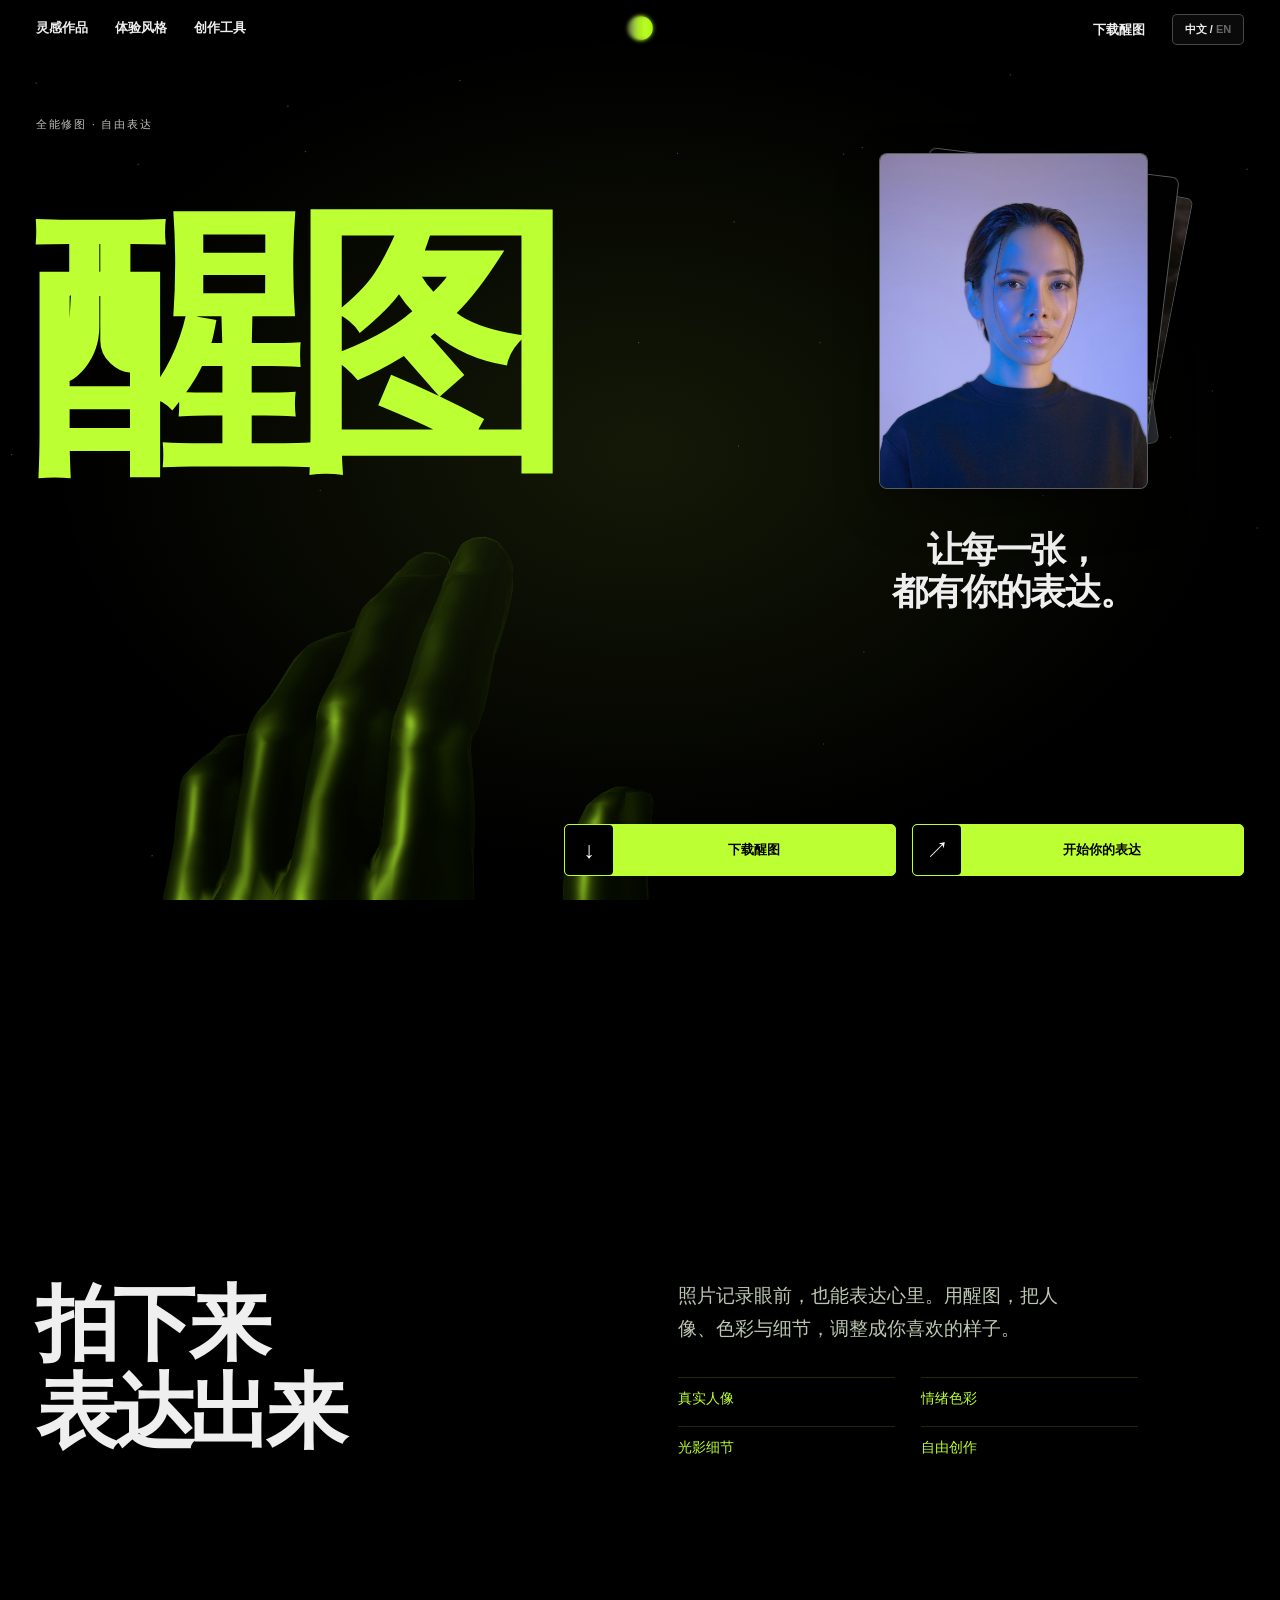
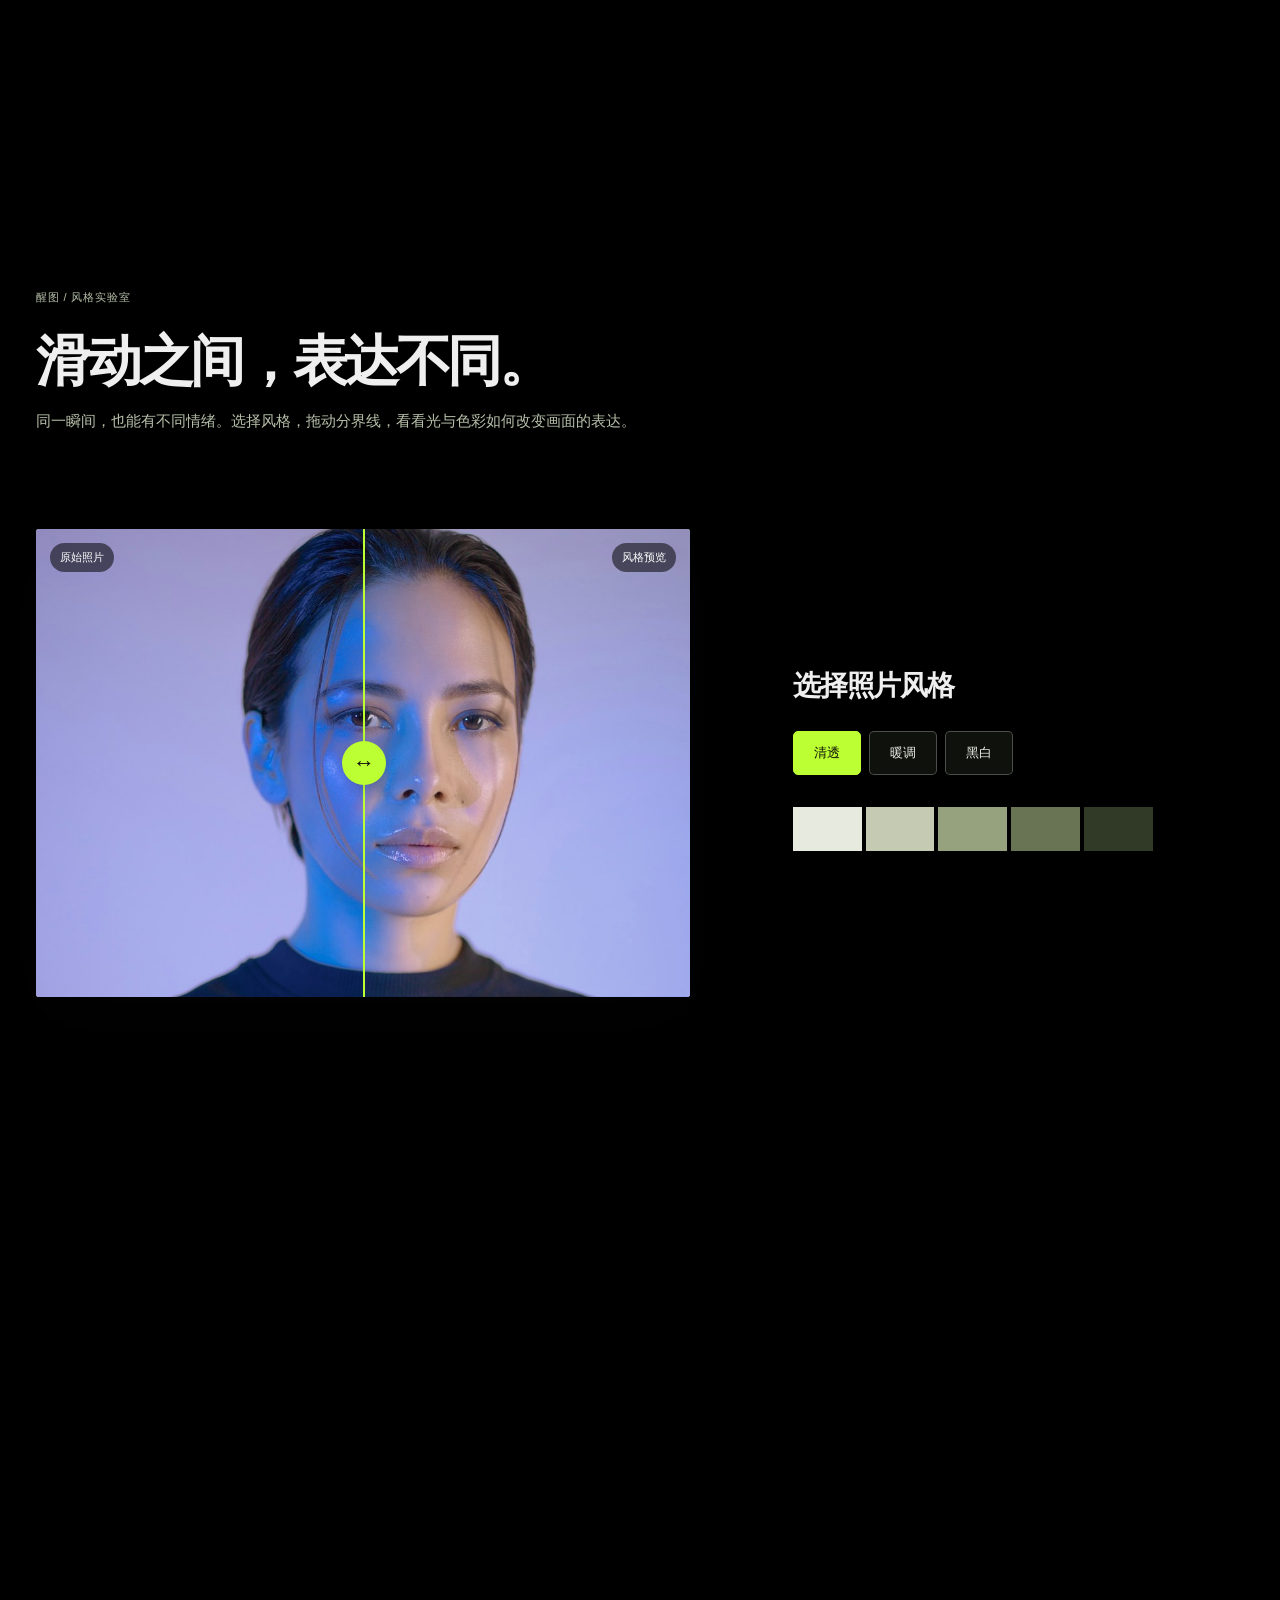
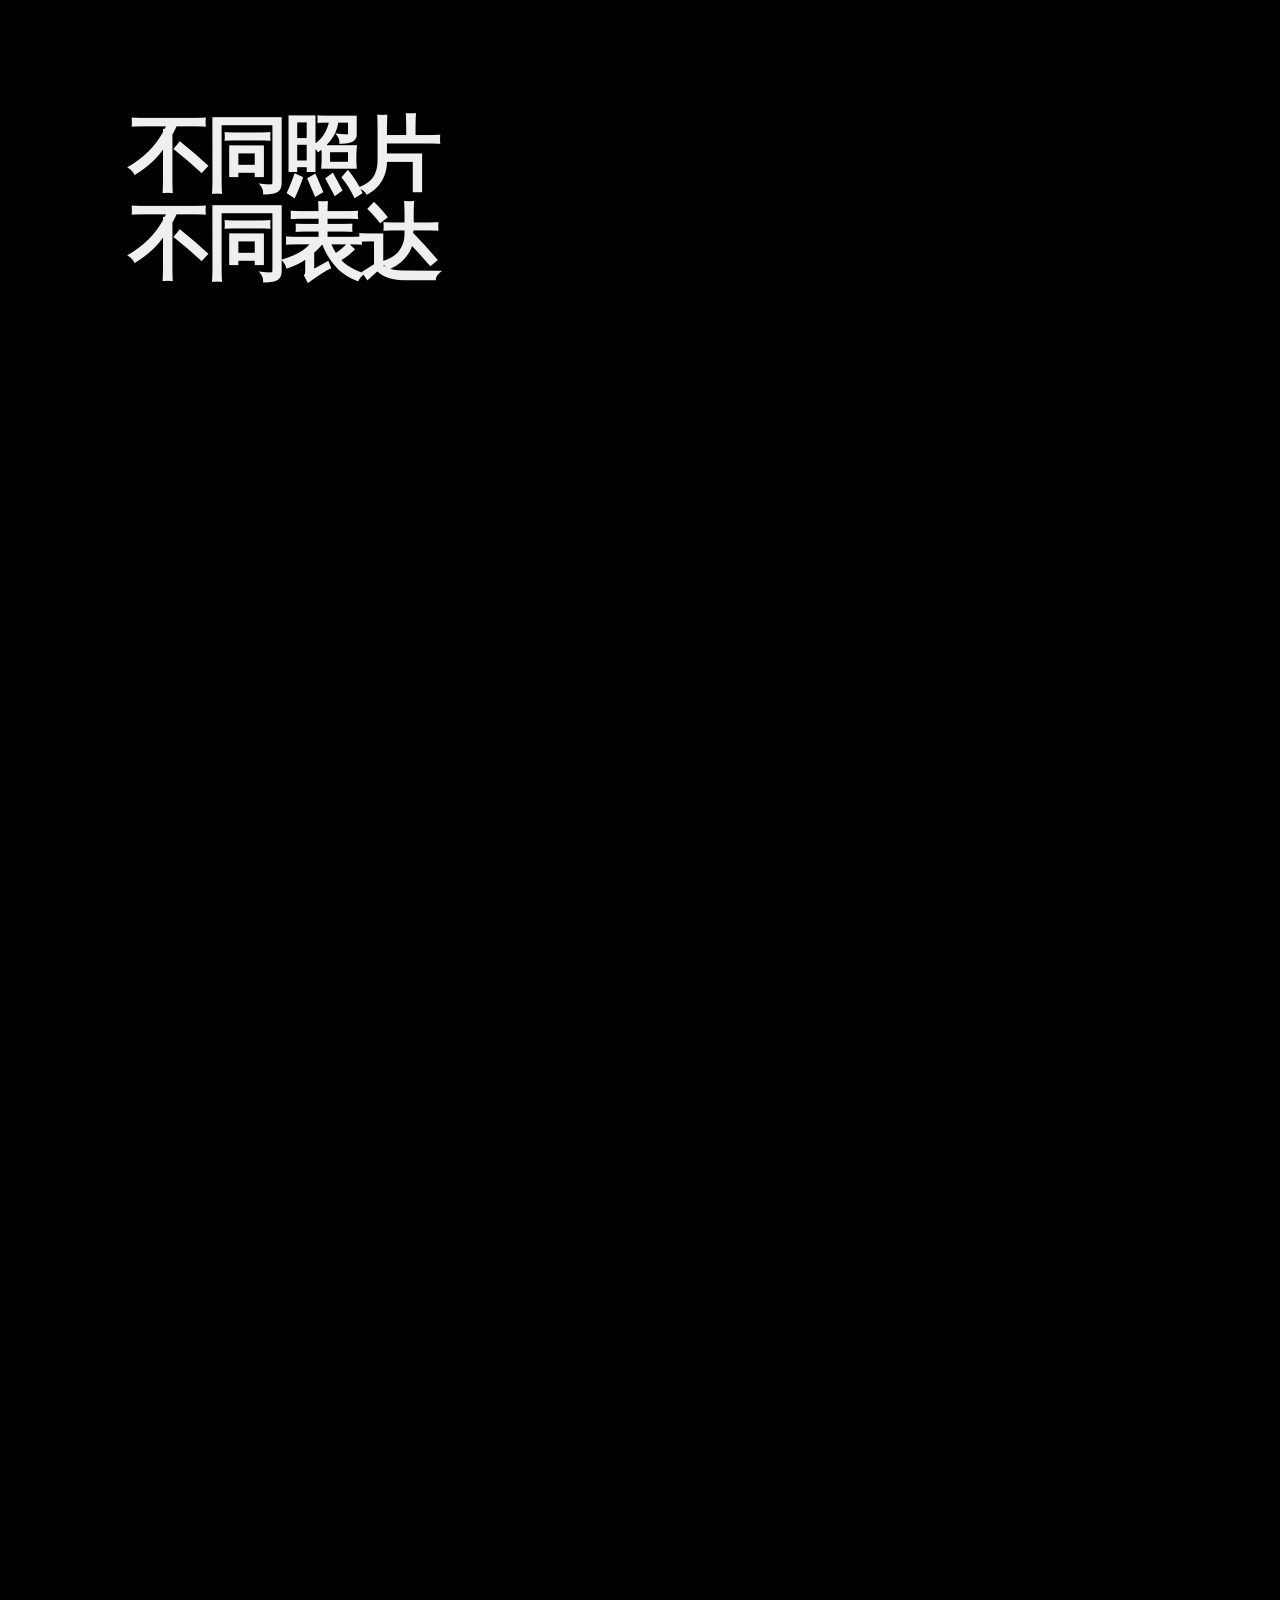
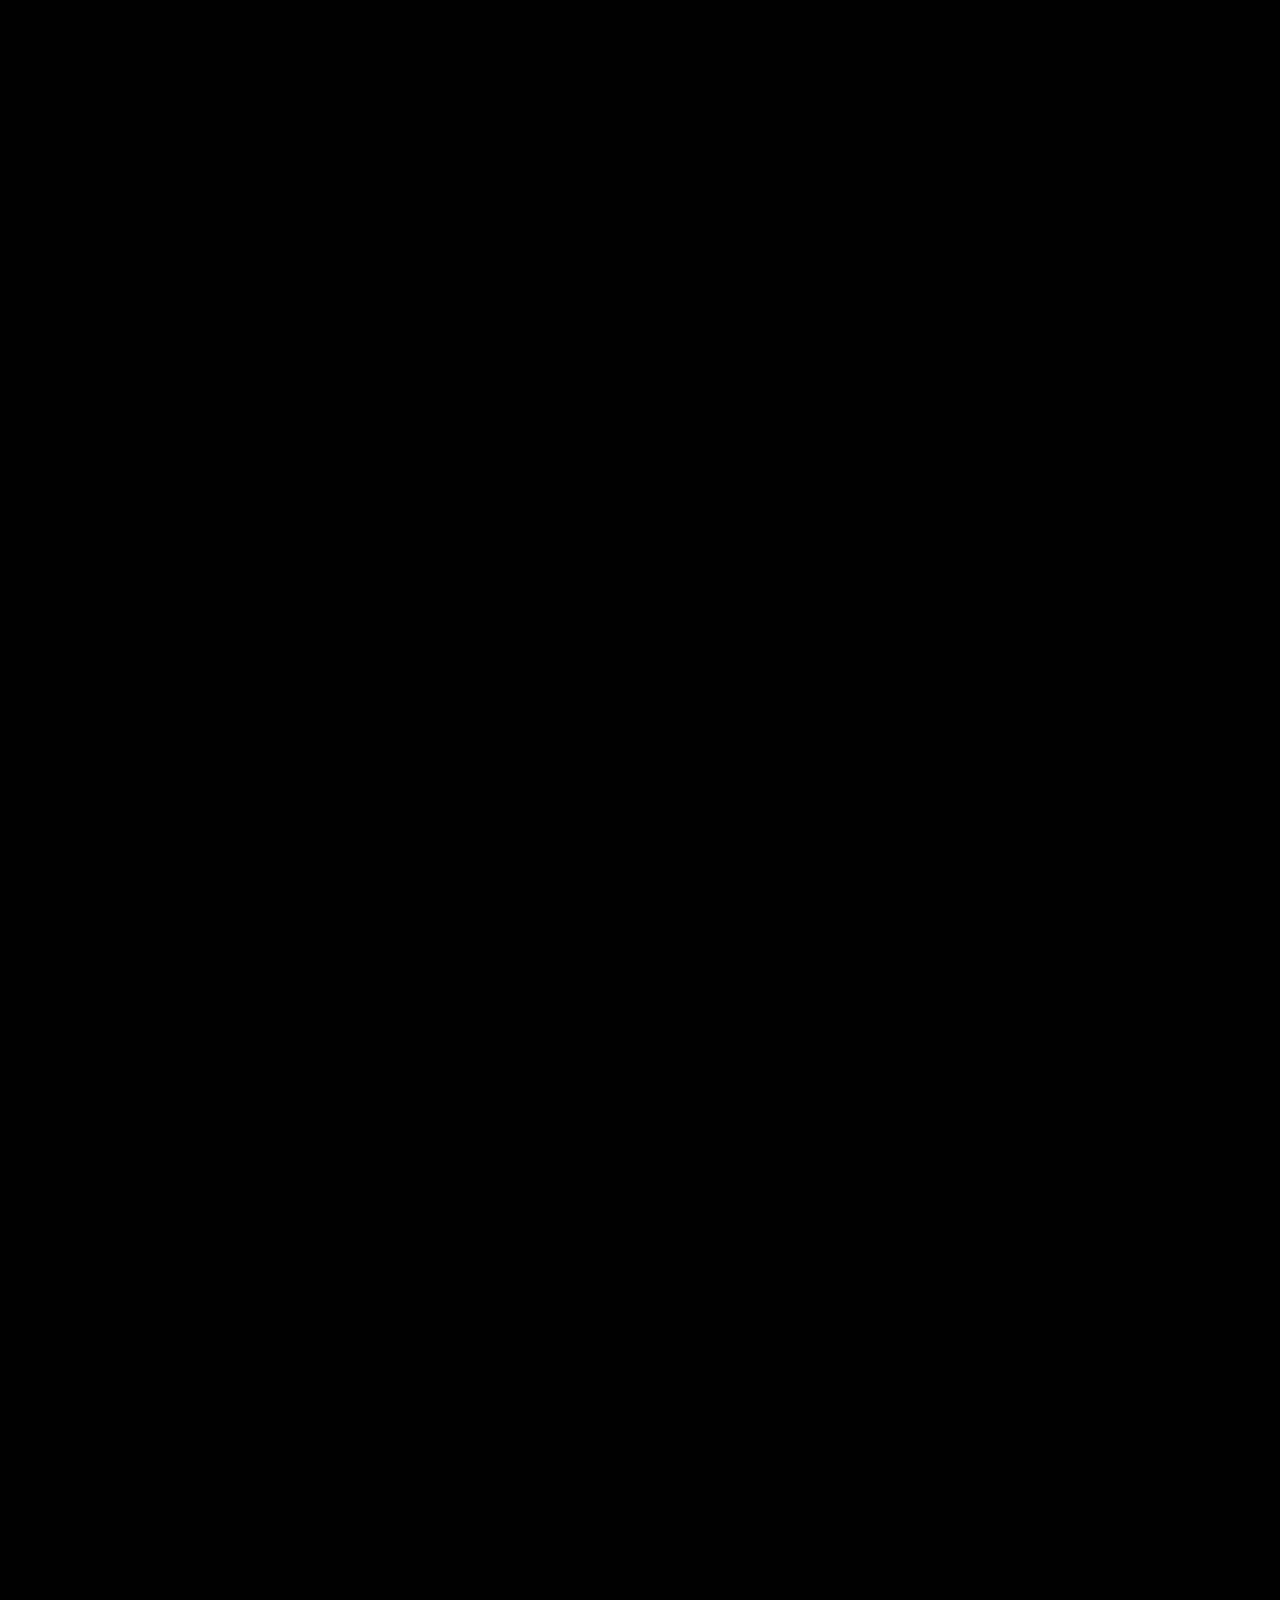
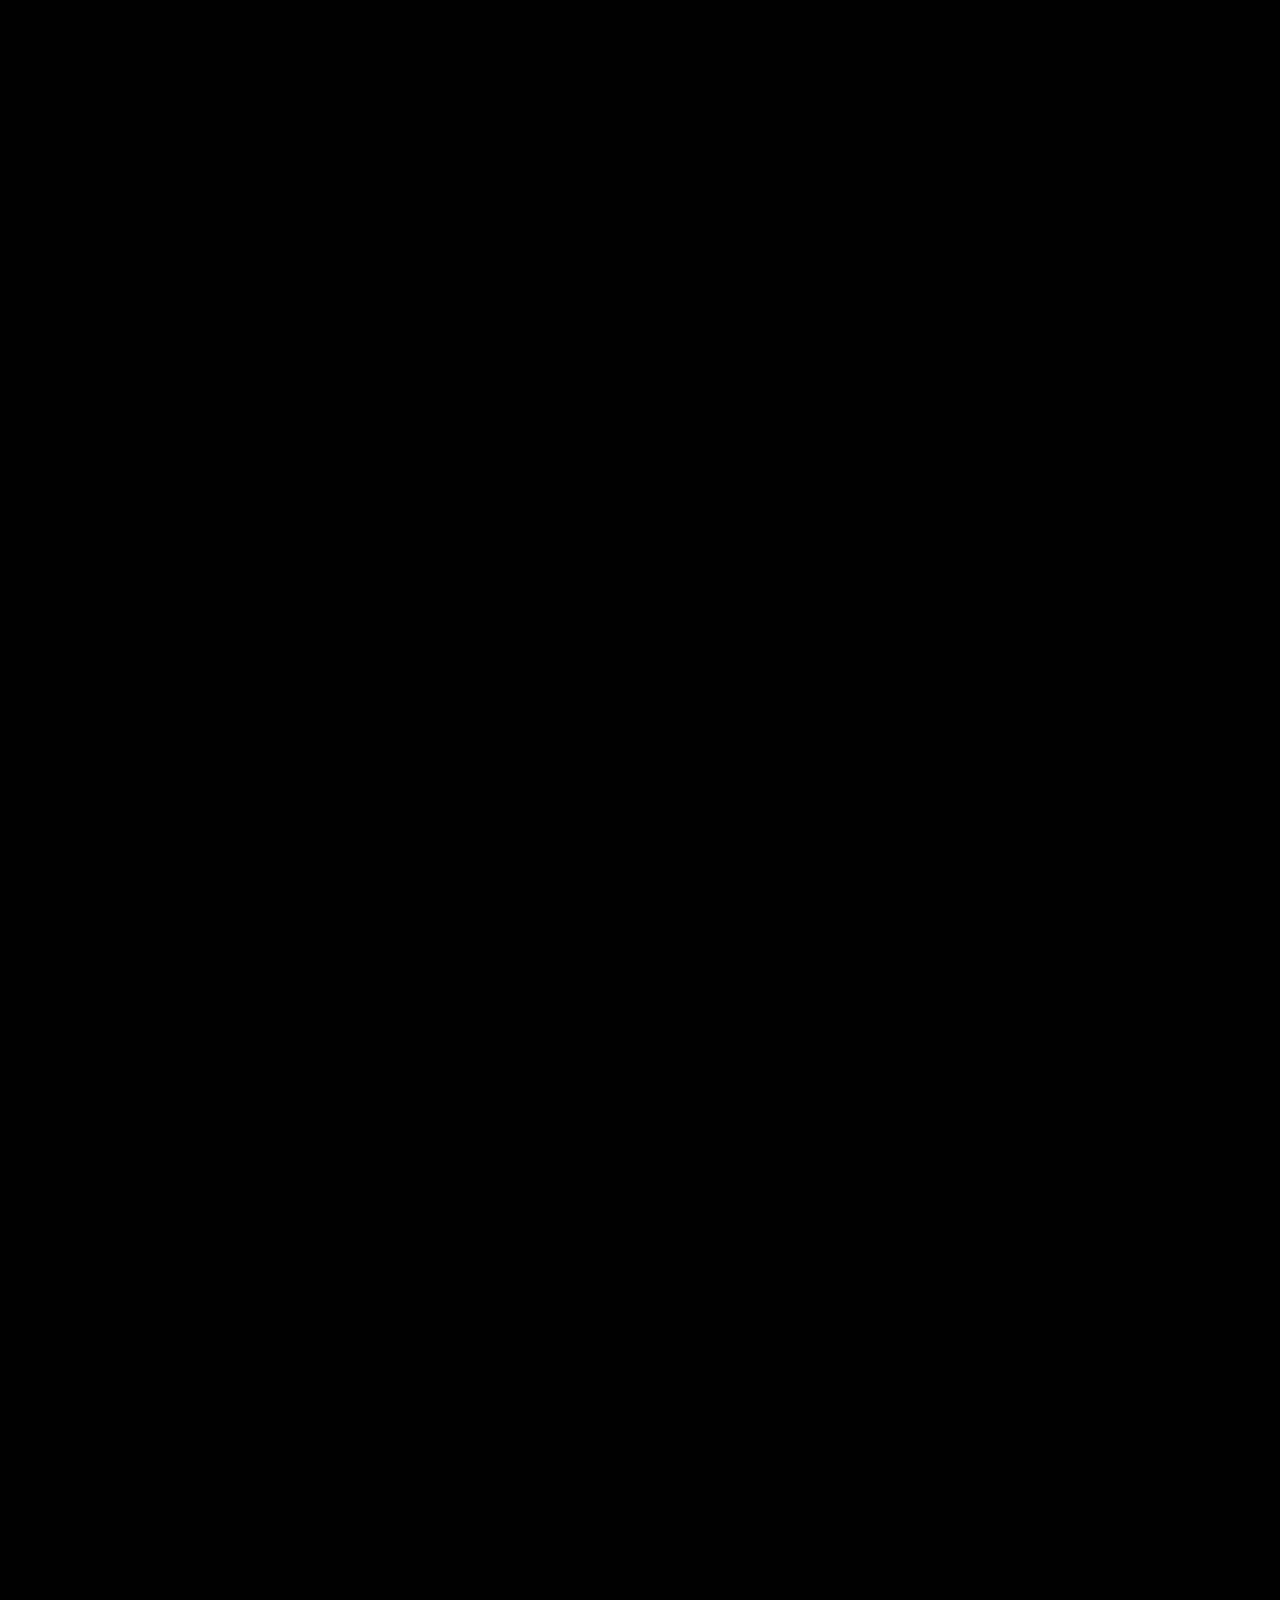
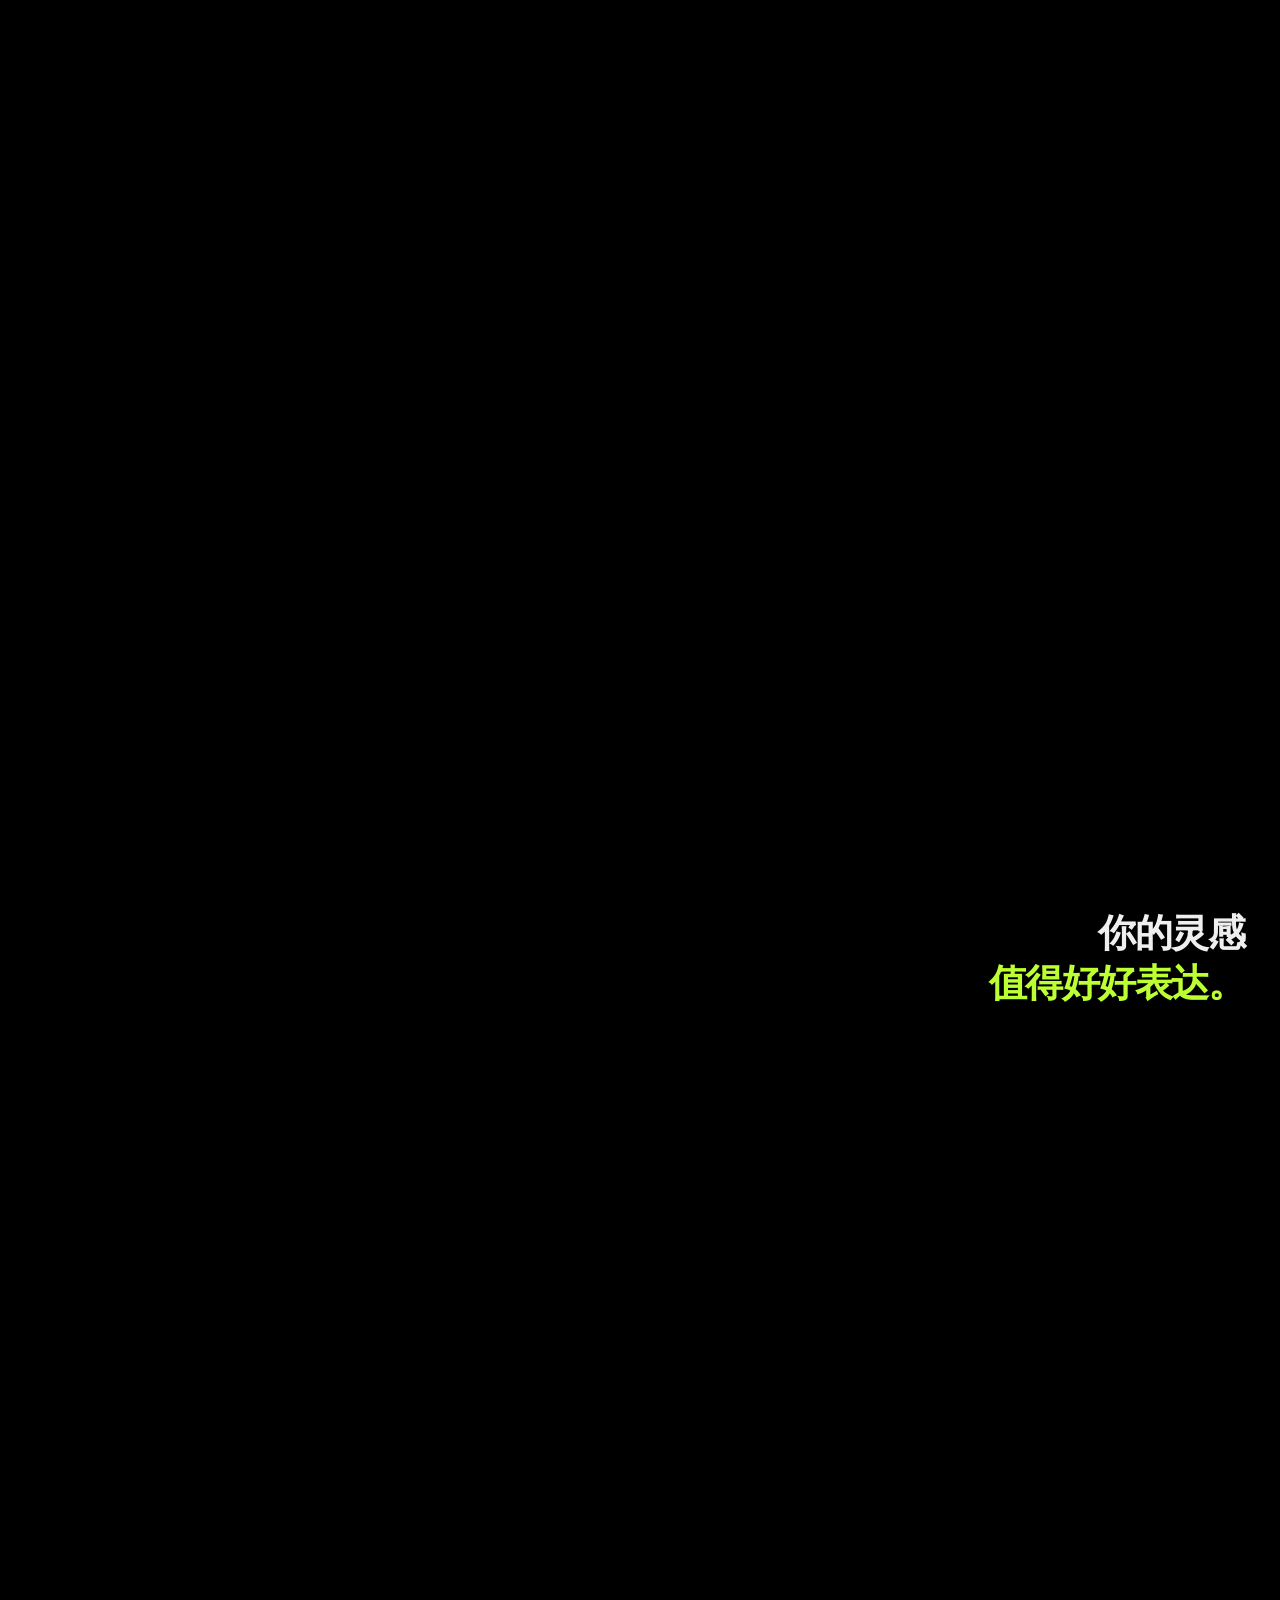
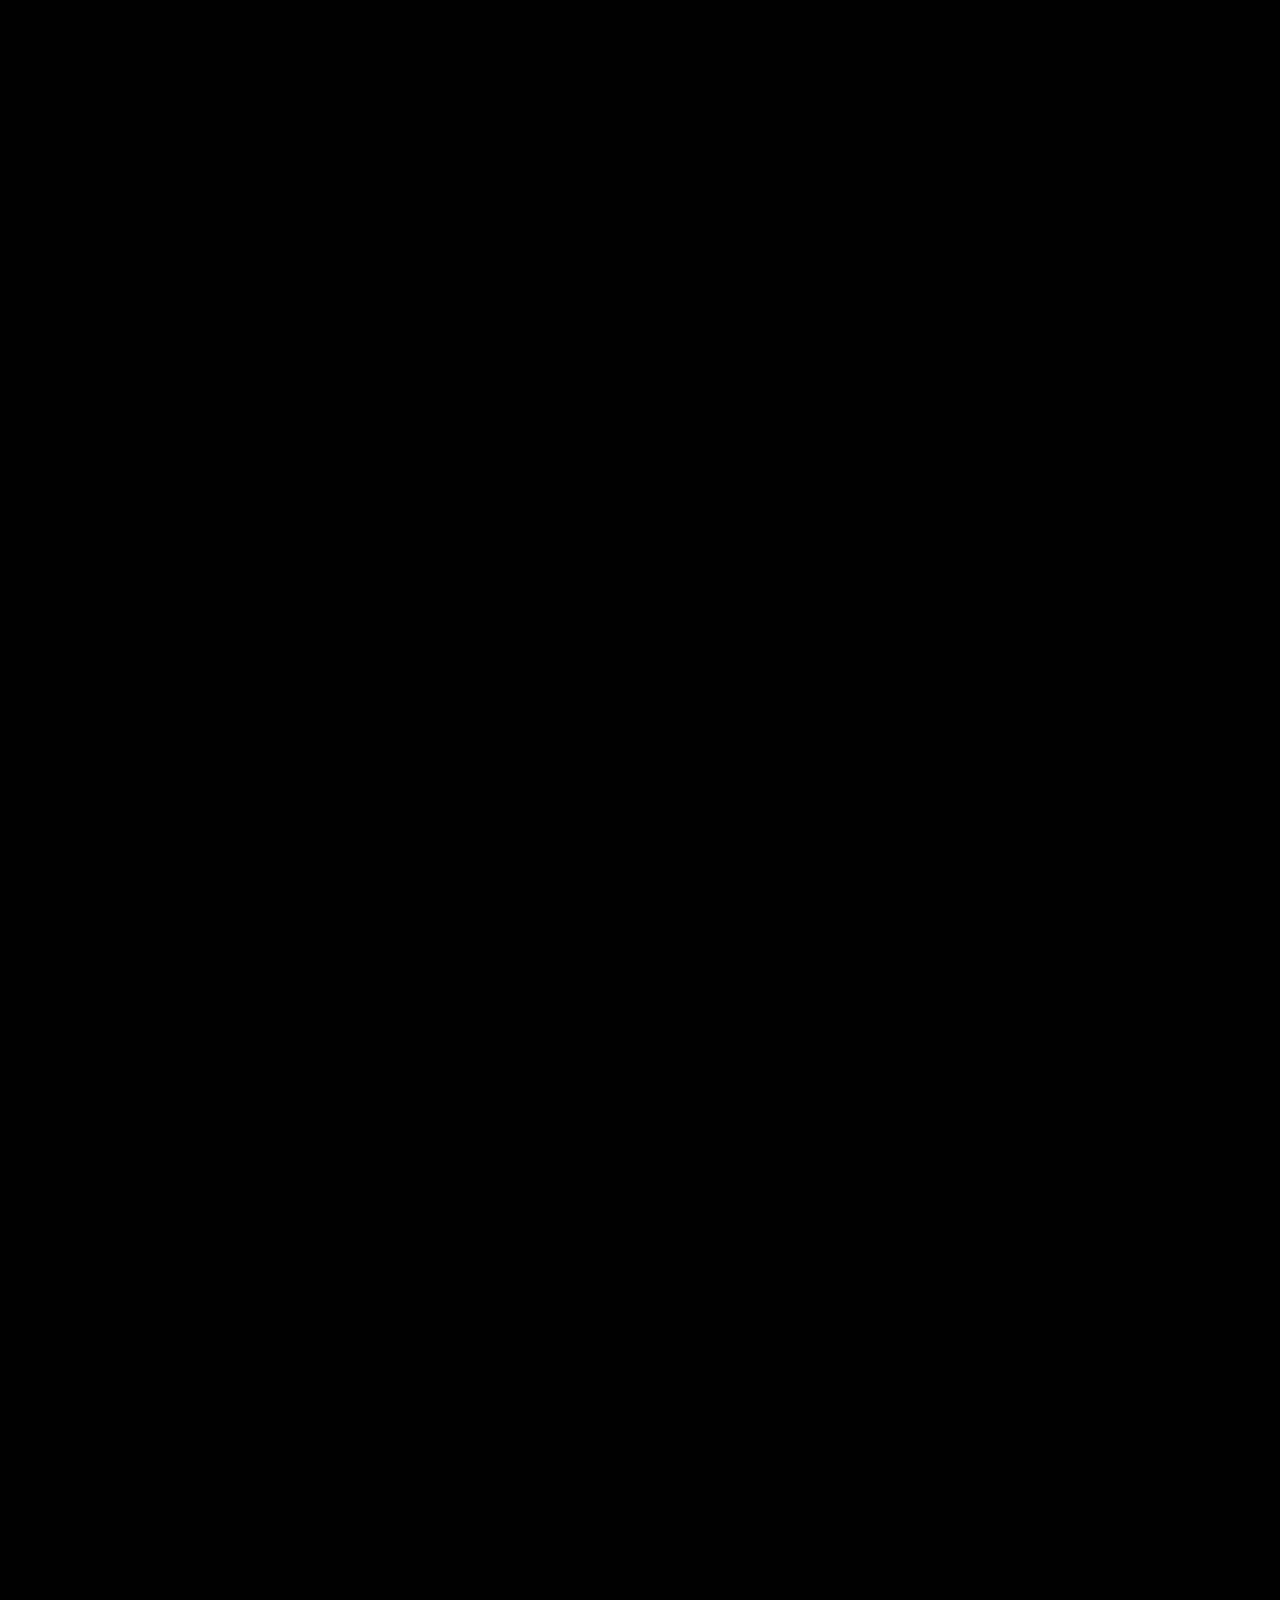
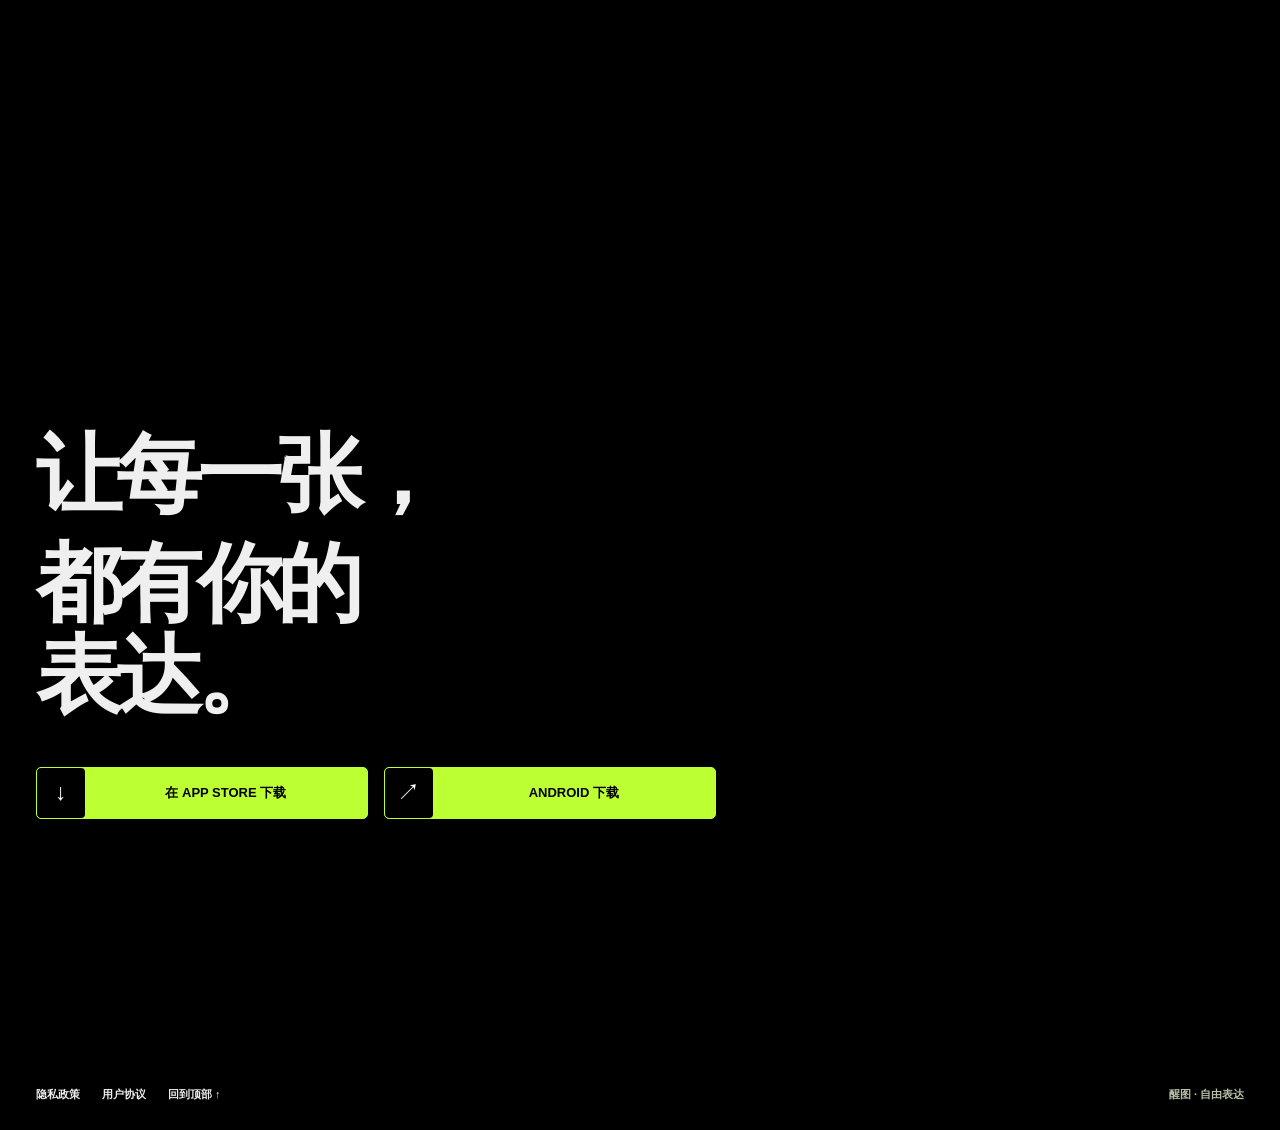
<file: index.html>
<!doctype html>
<html lang="zh-CN">
<head>
<meta charset="UTF-8"><meta name="viewport" content="width=device-width, initial-scale=1">
<meta name="theme-color" content="#080a06">
<meta name="description" content="探索醒图的人像、色彩与创意工具。让每一张照片，都有你的表达。">
<title>醒图 — 让每一张，都有你的表达。</title>
<link rel="icon" href="./assets/xingtu-icon.jpg"><link rel="stylesheet" href="./styles.css?v=20261012-smooth">
</head><body>
<div class="intro" aria-hidden="true"><span class="intro-brand">醒图</span><span class="intro-light"></span></div><button class="intro-skip" data-i18n="intro.skip" type="button">跳过开场 ↗</button><div class="scene-backdrop" aria-hidden="true"><canvas id="hand-scene"></canvas></div>
<a data-i18n="skip" class="skip-link" href="#main">跳至内容</a><header class="site-header" data-i18n-aria="nav.label" aria-label="主导航"><nav class="nav nav-left"><a data-i18n="nav.works" href="#showcase">灵感作品</a><a data-i18n="nav.try" href="#about">体验风格</a><a data-i18n="nav.features" href="#features">创作工具</a></nav><a class="header-mark" href="#top" data-i18n-aria="nav.top" aria-label="回到顶部"><img src="./assets/xingtu-icon.jpg" alt="醒图 Xingtu" width="40" height="40"></a><nav class="nav nav-right"><a data-i18n="nav.download" href="#footer">下载醒图</a><button class="language-toggle" type="button" data-i18n-aria="nav.lang" aria-label="切换为英文"><span class="lang-zh" lang="zh-CN">中文</span><span aria-hidden="true"> / </span><span class="lang-en" lang="en">EN</span></button></nav></header><main id="main"><section class="hero" id="top" aria-labelledby="hero-title"><div class="hero-inner"><p data-i18n="hero.eyebrow" class="hero-eyebrow">全能修图 · 自由表达</p><h1 id="hero-title" class="hero-wordmark"><span class="brand-switch" tabindex="0" aria-label="醒图 Hypic"><span class="brand-chinese">醒图</span><span class="brand-hpic" aria-hidden="true"><span>H</span><span>y</span><span>p</span><span>i</span><span>c</span></span><canvas class="brand-electric" aria-hidden="true"></canvas></span></h1><div class="hero-album"><div class="hero-deck" role="button" tabindex="0" data-i18n-aria="hero.deck" aria-label="拖动或点击切换人像照片"><div class="hero-photo" data-card="0"><img src="./assets/photos/portrait.jpg" data-i18n-alt="photo.portrait" alt="人像摄影" width="1000" height="1250" draggable="false"><img class="hero-grade" src="./assets/photos/portrait.jpg" alt="" aria-hidden="true" draggable="false"></div><div class="hero-photo" data-card="1"><img src="./assets/editorial/backlight.jpg" data-i18n-alt="editorial.backlight" alt="人像摄影" width="1000" height="1250" draggable="false"><img class="hero-grade" src="./assets/editorial/backlight.jpg" alt="" aria-hidden="true" draggable="false"></div><div class="hero-photo" data-card="2"><img src="./assets/editorial/portrait.jpg" data-i18n-alt="editorial.portrait" alt="人像摄影" width="1000" height="1250" draggable="false"><img class="hero-grade" src="./assets/editorial/portrait.jpg" alt="" aria-hidden="true" draggable="false"></div><div class="hero-photo" data-card="3"><img src="./assets/editorial/hero-man.jpg" data-i18n-alt="hero.man" alt="人像摄影" width="1000" height="1250" draggable="false"><img class="hero-grade" src="./assets/editorial/hero-man.jpg" alt="" aria-hidden="true" draggable="false"></div></div><p data-i18n="hero.slogan" class="hero-subtitle">让每一张，<br>都有你的表达。</p></div></div><div class="hero-bottom"><div class="hero-actions"><a class="pill-link" href="https://apps.apple.com/cn/app/id1500526240" target="_blank" rel="noreferrer"><span class="pill-icon">↓</span><span data-i18n="nav.download" >下载醒图</span></a><a class="pill-link" href="#about"><span class="pill-icon arrow-icon">↗</span><span data-i18n="hero.cta">开始你的表达</span></a></div></div></section><section class="why scroll-stage" id="why" aria-labelledby="why-title"><div class="sticky-frame why-frame"><div class="why-grid"><h2 data-i18n="why.title" id="why-title" class="display why-heading">拍下来。<br>表达出来。</h2><div class="why-copy"><p data-i18n="why.lead" class="why-lead">照片记录眼前，也能表达心里。用醒图，把人像、色彩与细节，调整成你喜欢的样子。</p><ul class="why-keywords"><li data-i18n="why.keyword.0">真实人像</li><li data-i18n="why.keyword.1">情绪色彩</li><li data-i18n="why.keyword.2">光影细节</li><li data-i18n="why.keyword.3">自由创作</li></ul></div></div></div></section><section class="description scroll-stage" id="about" data-i18n-aria="about.label" aria-label="风格体验"><div class="sticky-frame description-frame"><div class="description-top"><span data-i18n="about.kicker" >醒图 / 风格实验室</span></div><div class="demo-heading"><h2 data-i18n="about.title" class="display">滑动之间，表达不同。</h2></div><p data-i18n="about.body" >同一瞬间，也能有不同情绪。选择风格，拖动分界线，看看光与色彩如何改变画面的表达。</p><div class="demo-workspace"><div class="compare" style="--split:50%"><img class="compare-original" src="./assets/photos/portrait.jpg" data-i18n-alt="photo.portrait" alt="光里的自己" width="1000" height="1000"><div class="compare-edited"><img src="./assets/photos/portrait.jpg" alt="" width="1000" height="1000"></div><div class="compare-labels"><span data-i18n="demo.original" >原始照片</span><span data-i18n="demo.preview" >风格预览</span></div><div class="compare-handle" aria-hidden="true"><span>↔</span></div><input id="compare-slider" type="range" min="0" max="100" value="50" data-i18n-aria="demo.range" aria-label="调整原片与风格预览的分界线"></div><div class="demo-controls"><h3 data-i18n="demo.styles" >选择照片风格</h3><div class="style-tabs" role="group" data-i18n-aria="demo.styles" aria-label="选择照片风格"><button data-i18n="demo.portrait" type="button" data-preset="portrait" aria-pressed="true">清透</button><button data-i18n="demo.warm" type="button" data-preset="warm" aria-pressed="false">暖调</button><button data-i18n="demo.mono" type="button" data-preset="mono" aria-pressed="false">黑白</button></div><div class="style-swatch" aria-hidden="true"><i></i><i></i><i></i><i></i><i></i></div></div></div></div></section><section class="showcase scroll-stage" id="showcase" aria-labelledby="showcase-title"><div class="sticky-frame showcase-frame"><div class="showcase-heading"><h2 data-i18n="gallery.title" id="showcase-title" class="display">不同照片。<br>不同表达。</h2></div><div class="showcase-window" data-i18n-aria="gallery.label" aria-label="摄影风格灵感"><div class="showcase-track"><a class="showcase-card" href="#about" data-photo="portrait" data-preset="portrait"><div class="photo-wrap"><video muted loop playsinline preload="none" poster="./assets/videos/portrait.jpg" data-video="./assets/videos/portrait.mp4" aria-hidden="true"></video><span class="photo-number">01</span><span class="photo-open" aria-hidden="true">↗</span></div><div><strong data-i18n="photo.portrait" >光里的自己</strong><span data-i18n="category.portrait" >人像 / 清透</span></div></a><a class="showcase-card" href="#about" data-photo="fashion" data-preset="warm"><div class="photo-wrap"><video muted loop playsinline preload="none" poster="./assets/videos/fashion.jpg" data-video="./assets/videos/fashion.mp4" aria-hidden="true"></video><span class="photo-number">02</span><span class="photo-open" aria-hidden="true">↗</span></div><div><strong data-i18n="photo.fashion" >日常也有态度</strong><span data-i18n="category.fashion" >日常 / 胶片</span></div></a><a class="showcase-card" href="#about" data-photo="landscape" data-preset="portrait"><div class="photo-wrap"><video muted loop playsinline preload="none" poster="./assets/videos/landscape.jpg" data-video="./assets/videos/landscape.mp4" aria-hidden="true"></video><span class="photo-number">03</span><span class="photo-open" aria-hidden="true">↗</span></div><div><strong data-i18n="photo.landscape" >把山野留在眼底</strong><span data-i18n="category.landscape" >风景 / 通透</span></div></a><a class="showcase-card" href="#about" data-photo="city" data-preset="warm"><div class="photo-wrap"><video muted loop playsinline preload="none" poster="./assets/videos/city.jpg" data-video="./assets/videos/city.mp4" aria-hidden="true"></video><span class="photo-number">04</span><span class="photo-open" aria-hidden="true">↗</span></div><div><strong data-i18n="photo.city" >暮色正在发生</strong><span data-i18n="category.city" >城市 / 电影</span></div></a><a class="showcase-card" href="#about" data-photo="nature" data-preset="warm"><div class="photo-wrap"><video muted loop playsinline preload="none" poster="./assets/videos/nature.jpg" data-video="./assets/videos/nature.mp4" aria-hidden="true"></video><span class="photo-number">05</span><span class="photo-open" aria-hidden="true">↗</span></div><div><strong data-i18n="photo.nature" >向自由的地方去</strong><span data-i18n="category.nature" >旅行 / 暖调</span></div></a><div class="showcase-end"><span class="small-label">XINGTU / IN MOTION</span><h3 data-i18n="gallery.end">下一张，<br>由你表达。</h3><a class="pill-link" href="#about"><span class="pill-icon">↗</span><span data-i18n="gallery.cta">探索你的表达</span></a></div></div></div></div></section><section class="manifesto scroll-stage" id="manifesto" aria-labelledby="film-title"><div class="sticky-frame manifesto-frame"><div class="film-window"><video class="portrait-film" muted loop playsinline preload="none" poster="./assets/videos/portrait-film.jpg?v=restored" data-video="./assets/videos/portrait-film.mp4?v=restored" aria-hidden="true"></video><div class="film-shade"></div></div><div class="film-copy"><h2 id="film-title" data-i18n="manifesto.build" class="display">让灵感，<br><span>显影。</span></h2><p data-i18n="film.body">光落下的地方，故事开始。</p></div></div></section><section class="features scroll-stage" id="features" aria-labelledby="features-title"><div class="sticky-frame features-frame"><div class="features-title"><span data-i18n="features.kicker" >你的灵感</span><h2 data-i18n="features.title" id="features-title">值得好好表达。</h2></div><div class="feature-stack"><article class="feature-card" role="button" tabindex="0" aria-haspopup="dialog"><span class="feature-number">01</span><div class="feature-visual feature-visual-0" aria-hidden="true"><img src="./assets/editorial/portrait.jpg" alt="" width="1600" height="1200" loading="lazy"><img class="feature-result" src="./assets/editorial/portrait.jpg" alt="" width="1600" height="1200" loading="lazy"><span class="feature-visual-tag" data-i18n="feature.0.tag"></span></div><div><h3 data-i18n="feature.0.title" >质感人像</h3><p data-i18n="feature.0.body" >细腻肤质，保留个人特征。</p></div></article><article class="feature-card" role="button" tabindex="0" aria-haspopup="dialog"><span class="feature-number">02</span><div class="feature-visual feature-visual-1" aria-hidden="true"><img src="./assets/editorial/coast.jpg" alt="" width="1600" height="1200" loading="lazy"><img class="feature-result" src="./assets/editorial/coast.jpg" alt="" width="1600" height="1200" loading="lazy"><span class="feature-visual-tag" data-i18n="feature.1.tag"></span></div><div><h3 data-i18n="feature.1.title" >氛围滤镜</h3><p data-i18n="feature.1.body" >让色彩，匹配这一刻的心情。</p></div></article><article class="feature-card" role="button" tabindex="0" aria-haspopup="dialog"><span class="feature-number">03</span><div class="feature-visual feature-visual-2" aria-hidden="true"><img src="./assets/editorial/interior.jpg" alt="" width="1600" height="1200" loading="lazy"><img class="feature-result" src="./assets/editorial/interior.jpg" alt="" width="1600" height="1200" loading="lazy"><span class="feature-visual-tag" data-i18n="feature.2.tag"></span></div><div><h3 data-i18n="feature.2.title" >光影细调</h3><p data-i18n="feature.2.body" >从整体到细节，调整画面层次。</p></div></article><article class="feature-card" role="button" tabindex="0" aria-haspopup="dialog"><span class="feature-number">04</span><div class="feature-visual feature-visual-3" aria-hidden="true"><img src="./assets/editorial/creative.jpg" alt="" width="1600" height="1200" loading="lazy"><img class="feature-result" src="./assets/editorial/creative.jpg" alt="" width="1600" height="1200" loading="lazy"><span class="feature-visual-tag" data-i18n="feature.3.tag"></span></div><div><h3 data-i18n="feature.3.title" >创意表达</h3><p data-i18n="feature.3.body" >文字与贴纸，让照片多一点想法。</p></div></article><article class="feature-card" role="button" tabindex="0" aria-haspopup="dialog"><span class="feature-number">05</span><div class="feature-visual feature-visual-4" aria-hidden="true"><img src="./assets/editorial/backlight.jpg" alt="" width="1600" height="1200" loading="lazy"><img class="feature-result" src="./assets/editorial/backlight.jpg" alt="" width="1600" height="1200" loading="lazy"><span class="feature-visual-tag" data-i18n="feature.4.tag"></span></div><div><h3 data-i18n="feature.4.title" >AI 修图</h3><p data-i18n="feature.4.body" >从参考图出发，探索更多风格。</p></div></article></div></div></section><footer class="footer" id="footer"><div class="footer-grid"><h2 data-i18n="footer.newtitle" class="display">下一张，<br><span>由你定义。</span></h2><div><p data-i18n="footer.newslogan" class="display">让每一张，<br>都有你的表达。</p></div></div><div class="download-links" data-i18n-aria="footer.download" aria-label="下载入口"><a class="pill-link" href="https://apps.apple.com/cn/app/id1500526240" target="_blank" rel="noreferrer"><span class="pill-icon">↓</span><span data-i18n="download.ios" >在 App Store 下载</span></a><a class="pill-link android-link" href="https://m.app.mi.com/details?id=com.xt.retouch" target="_blank" rel="noreferrer"><span class="pill-icon arrow-icon">↗</span><span data-i18n="download.android" >Android 下载</span></a></div><div class="footer-bottom"><a data-i18n="footer.privacy" href="https://lf9-cdn-tos.draftstatic.com/obj/ies-hotsoon-draft/vco/592b12a6-36f5-4be3-84de-b369ee083ce3.html" target="_blank" rel="noreferrer">隐私政策</a><a data-i18n="footer.terms" href="https://lf26-cdn-tos.draftstatic.com/obj/ies-hotsoon-draft/vco/a5b358fd-b117-43b4-be6d-219f38552bf4.html" target="_blank" rel="noreferrer">用户协议</a><a data-i18n="footer.back" href="#top">回到顶部 ↑</a><span data-i18n="footer.credit" >醒图 · 自由表达</span></div></footer></main><dialog class="feature-dialog" aria-labelledby="detail-title" data-lenis-prevent><div class="detail-layout"><div class="detail-image"><img class="detail-original" src="./assets/editorial/portrait.jpg" alt=""><img class="detail-result" src="./assets/editorial/portrait.jpg" alt=""><span class="detail-sticker">MAKE IT YOURS ✳</span><span class="detail-image-label" data-i18n="detail.preview">风格示例</span></div><div class="detail-copy"><span class="small-label" id="detail-number">01 / 05</span><h2 id="detail-title"></h2><p class="detail-body"></p><label class="detail-compare"><span data-i18n="detail.compare">拖动查看前后效果</span><input type="range" min="0" max="100" value="50"></label><div class="detail-presets"><button type="button" data-look="0" data-i18n="demo.portrait" aria-pressed="true">清透</button><button type="button" data-look="1" data-i18n="demo.warm" aria-pressed="false">暖调</button><button type="button" data-look="2" data-i18n="demo.mono" aria-pressed="false">黑白</button></div><label class="detail-adjust"><span data-i18n="detail.adjust">光影强度</span><input type="range" min="70" max="130" value="100"></label><button class="sticker-toggle" type="button" data-i18n="detail.sticker" aria-pressed="false">添加创意贴纸 ＋</button><p class="detail-note" data-i18n="detail.note">网页呈现风格示例，实际修图请在 App 内体验。</p><a class="text-link" href="#footer" data-i18n="detail.download">在醒图中继续创作 ↗</a></div></div><button class="detail-close" type="button" data-i18n-aria="detail.close" aria-label="关闭详情">×</button></dialog><script src="./i18n.js?v=20261012-smooth"></script><script src="./vendor/lenis.min.js"></script><script src="./script.js?v=20261012-clean" defer></script><script src="./hero-effects.js" defer></script><script src="./hero-album.js" defer></script><script src="./interactions.js" defer></script><script src="./text-effects.js?v=20261012-smooth" defer></script><script type="module" src="./scene.js?v=20261012-smooth"></script></body></html>
</file>
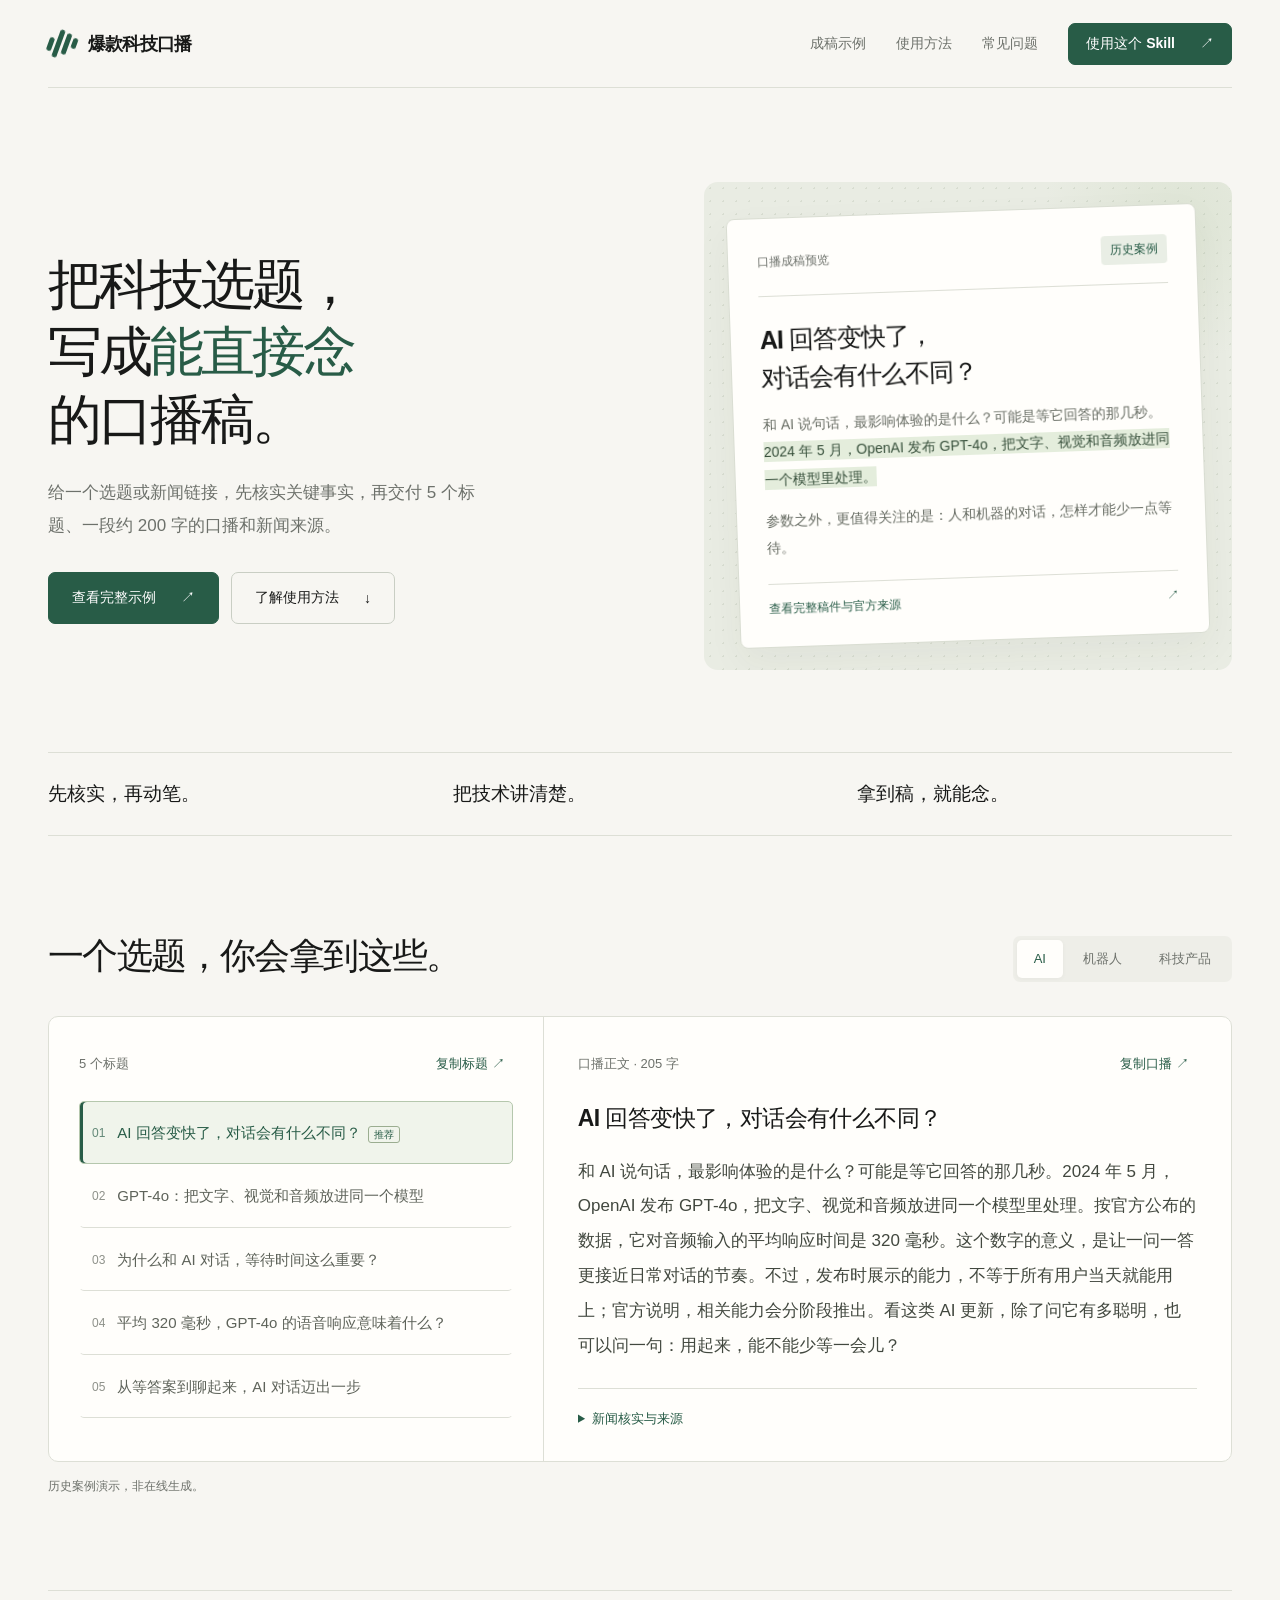
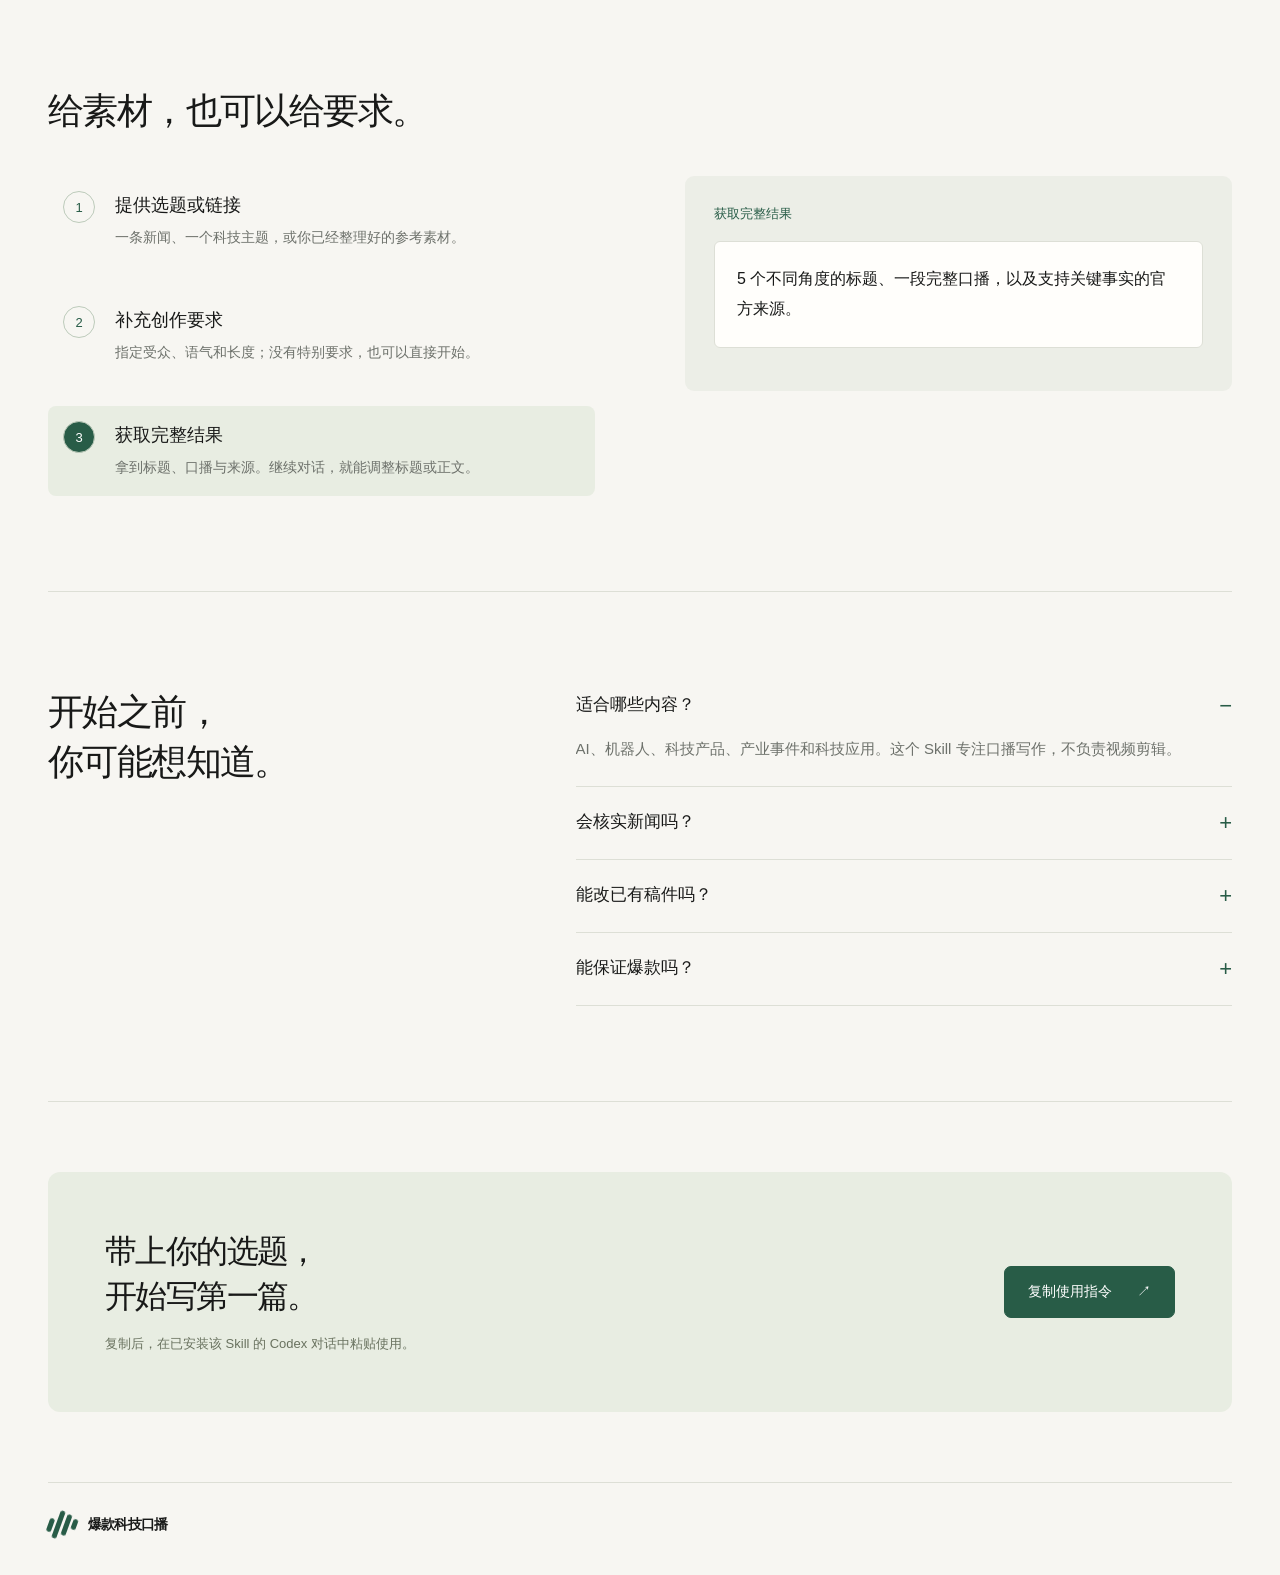
<file: tech-script/index.html>
<!DOCTYPE html>
<html lang="zh-CN">
<head>
<meta charset="UTF-8"><meta name="viewport" content="width=device-width,initial-scale=1"><meta name="theme-color" content="#f7f6f2"><title>爆款科技口播文案 — 把科技选题写成能直接念的稿</title>
<style>
:root{--paper:#f7f6f2;--ink:#181918;--muted:#6d716b;--green:#285c47;--line:#dddfd6;--wash:#e9eee5}*{box-sizing:border-box}html{scroll-behavior:smooth;scroll-padding-top:95px}body{margin:0;background:var(--paper);color:var(--ink);font-family:-apple-system,BlinkMacSystemFont,"Segoe UI","PingFang SC","Microsoft YaHei",sans-serif;-webkit-font-smoothing:antialiased}a{color:inherit;text-decoration:none}button,textarea{font:inherit}button,a{ -webkit-tap-highlight-color:transparent}button{cursor:pointer}button:focus-visible,a:focus-visible,summary:focus-visible{outline:3px solid #88ac96;outline-offset:5px}::selection{background:#d4e3ce}.wrap{max-width:1280px;margin:auto;padding:0 48px}header{height:88px;display:flex;align-items:center;justify-content:space-between;border-bottom:1px solid var(--line);gap:24px}.brand{display:flex;align-items:center;gap:11px;font-size:18px;font-weight:650;letter-spacing:-.8px}.logo{width:29px;height:31px;display:inline-flex;align-items:center;gap:3px}.logo i{display:block;width:5px;background:var(--green);border-radius:3px;transform:rotate(20deg)}.logo i:nth-child(1){height:14px}.logo i:nth-child(2){height:29px}.logo i:nth-child(3){height:22px}.logo i:nth-child(4){height:11px}nav{display:flex;align-items:center;gap:30px;font-size:14px}nav>a:not(.btn){color:var(--muted)}.btn{display:inline-flex;align-items:center;justify-content:center;gap:25px;background:var(--green);color:white;border:1px solid var(--green);padding:16px 23px;border-radius:7px;font-size:14px;font-weight:550;transition:transform .2s,background .2s}.btn:hover{background:#1e4937;transform:translateY(-2px)}.btn.secondary{background:transparent;color:var(--ink);border-color:#c9cec4}.btn.secondary:hover{background:var(--wash)}nav .btn{padding:11px 17px}.hero{display:grid;grid-template-columns:1.13fr 1fr;gap:60px;align-items:center;padding:94px 0 82px}.kicker{color:var(--green);font-size:14px;display:flex;gap:9px;align-items:center}.kicker:before{content:"";width:7px;height:7px;background:var(--green);border-radius:50%}h1{font-size:clamp(38px,4.2vw,61px);line-height:1.26;letter-spacing:-3px;font-weight:550;margin:22px 0}h1 span{color:var(--green)}.intro{font-size:17px;line-height:1.95;color:var(--muted);max-width:450px}.actions{display:flex;gap:12px;margin-top:30px}.deliverables{display:flex;gap:22px;color:#62695f;font-size:13px;margin-top:29px}.deliverables span:before{content:"✓";color:var(--green);margin-right:7px}.preview{position:relative;padding:29px;background:#e9ece3;border-radius:14px}.preview:before{content:"";position:absolute;inset:0;background-image:radial-gradient(#a2af9a 1px,transparent 1px);background-size:13px 13px;opacity:.24;border-radius:14px}.sheet{position:relative;background:#fffefb;border:1px solid #d9ddd2;border-radius:8px;padding:29px;box-shadow:0 14px 36px #33442c0d;transform:rotate(-2deg)}.sheet-top{display:flex;justify-content:space-between;align-items:center;font-size:12px;color:var(--muted);border-bottom:1px solid var(--line);padding-bottom:19px}.tag{color:var(--green);background:var(--wash);padding:6px 9px;border-radius:4px;font-size:12px}.sheet h3{font-size:25px;font-weight:550;line-height:1.5;letter-spacing:-1px;margin:25px 0 15px}.sheet p{font-size:14px;line-height:1.95;color:#676c63}.sheet mark{background:#e4eddc;color:#354e39;padding:2px 0}.sheet-foot{border-top:1px solid var(--line);padding-top:16px;margin-top:22px;font-size:12px;display:flex;justify-content:space-between;color:var(--green)}.value-strip{border-top:1px solid var(--line);border-bottom:1px solid var(--line);display:grid;grid-template-columns:repeat(3,1fr);padding:28px 0;gap:30px}.value-strip b{font-size:19px;font-weight:550}.value-strip p{font-size:13px;color:var(--muted);margin:8px 0 0}.section{padding:95px 0;border-bottom:1px solid var(--line)}.heading{display:flex;align-items:end;justify-content:space-between;gap:24px;margin-bottom:34px}h2{font-size:36px;line-height:1.4;letter-spacing:-1.6px;font-weight:550;margin:0}.heading p,.section-desc{color:var(--muted);font-size:15px;line-height:1.8;margin:12px 0 0}.tabs{display:flex;background:#eeeee8;border-radius:7px;padding:4px;gap:3px}.tabs button{border:0;background:none;padding:10px 17px;border-radius:5px;color:var(--muted);white-space:nowrap;font-size:13px}.tabs button[aria-selected=true]{background:#fffefb;color:var(--green);box-shadow:0 1px 5px #0000000a}.workspace{display:grid;grid-template-columns:.9fr 1.25fr;background:#fffefb;border:1px solid var(--line);border-radius:10px;overflow:hidden}.titles{padding:30px;border-right:1px solid var(--line)}.block-label{font-size:13px;color:var(--muted);display:flex;align-items:center;justify-content:space-between;margin-bottom:20px}.title-option{border:1px solid transparent;border-bottom-color:var(--line);background:none;width:100%;text-align:left;padding:18px 12px;display:flex;gap:12px;color:#5e635a;line-height:1.7;font-size:15px;border-radius:5px}.title-option.selected{border-color:#b5c7ad;background:#f0f4eb;color:var(--green)}.title-option small{font-size:12px;opacity:.7;flex-shrink:0;padding-top:3px}.title-option em{font-style:normal;font-size:10px;border:1px solid #9bad90;border-radius:3px;padding:2px 5px;margin-left:7px;white-space:nowrap}.copy-small{background:none;border:0;color:var(--green);font-size:13px;padding:8px}.manuscript{padding:30px 34px}.manuscript h3{font-size:23px;line-height:1.55;letter-spacing:-.6px;font-weight:550;margin:18px 0}.body-copy{font-size:17px;line-height:2.05;color:#42483f;margin:0 0 24px}.source{border-top:1px solid var(--line);padding-top:18px;color:var(--muted);font-size:13px;line-height:1.85}.source summary{cursor:pointer;color:var(--green)}.source a{text-decoration:underline;text-underline-offset:4px}.example-note{font-size:12px;color:var(--muted);margin:16px 0 0}.usage{display:grid;grid-template-columns:1fr 1fr;gap:90px;margin-top:40px}.steps{display:grid;gap:26px}.step{display:flex;gap:20px}.step-num{width:32px;height:32px;flex-shrink:0;border:1px solid #bccaba;border-radius:50%;display:grid;place-items:center;color:var(--green);font-size:13px}.step h3{font-size:18px;margin:2px 0 8px;font-weight:550}.step p{margin:0;color:var(--muted);font-size:14px;line-height:1.8}.input-card{background:#eceee7;border-radius:9px;padding:29px;align-self:start}.input-card label{display:block;font-size:13px;color:var(--green);margin-bottom:18px}.input-card p{background:#fffefb;border:1px solid var(--line);padding:22px;font-size:16px;line-height:1.9;border-radius:6px;margin:0}.input-card .input-foot{display:flex;justify-content:space-between;margin-top:17px;font-size:12px;color:var(--muted)}.faq{display:grid;grid-template-columns:.8fr 1.2fr;gap:90px}.faq details{border-bottom:1px solid var(--line);padding:23px 0}.faq details:first-child{padding-top:6px}.faq summary{display:flex;justify-content:space-between;cursor:pointer;font-size:17px;list-style:none}.faq summary::-webkit-details-marker{display:none}.faq summary:after{content:"+";color:var(--green);font-size:22px}.faq details[open] summary:after{content:"−"}.faq details p{color:var(--muted);font-size:15px;line-height:1.9;margin:16px 22px 0 0}.closing{background:#e8ede2;border-radius:12px;margin:70px 0;padding:57px;display:flex;align-items:center;justify-content:space-between;gap:30px}.closing h2{font-size:32px}.closing p{font-size:13px;color:#69725f;line-height:1.8;margin-bottom:0}.closing .btn{white-space:nowrap}footer{border-top:1px solid var(--line);padding:26px 0 35px;display:flex;align-items:center;justify-content:space-between;color:var(--muted);font-size:12px}footer .brand{font-size:14px;color:var(--ink)}.toast{position:fixed;bottom:25px;left:50%;transform:translate(-50%,15px);background:var(--green);color:white;padding:13px 23px;border-radius:8px;opacity:0;pointer-events:none;transition:.2s;z-index:100;font-size:14px}.toast.show{opacity:1;transform:translate(-50%,0)}.reveal{animation:appear .65s both}@keyframes appear{from{opacity:0;transform:translateY(12px)}to{opacity:1;transform:translateY(0)}}
@media(min-width:1500px){.hero{padding:110px 0}.wrap{max-width:1360px}}@media(max-width:950px){.wrap{padding:0 26px}.hero{gap:28px}h1{letter-spacing:-2px}.deliverables{gap:10px;flex-wrap:wrap}.preview{padding:18px}.sheet{padding:22px}.usage,.faq{gap:35px}nav{gap:17px}}@media(max-width:700px){.wrap{padding:0 20px}header{height:76px}.brand{font-size:16px}nav>a:not(.btn){display:none}nav .btn{font-size:12px;padding:10px}.hero{grid-template-columns:1fr;padding:54px 0;gap:42px}h1{font-size:42px}.preview{max-width:500px}.value-strip{gap:14px}.value-strip b{font-size:15px}.value-strip p{font-size:12px;line-height:1.6}.section{padding:60px 0}h2{font-size:29px}.heading{display:block}.tabs{margin-top:22px;width:fit-content}.workspace,.usage,.faq{grid-template-columns:1fr}.titles{border-right:0;border-bottom:1px solid var(--line);padding:22px}.manuscript{padding:24px}.body-copy{font-size:16px}.closing{display:block;padding:30px;margin:45px 0}.closing h2{font-size:27px}.closing .btn{margin-top:25px}footer{gap:20px;align-items:start}footer>span{max-width:140px;line-height:1.7}.actions{gap:8px}.actions .btn{padding:14px 17px;gap:13px}}
/* Subtle editorial motion, using compositor-friendly properties. */
.hero{position:relative}.hero>div:first-child{animation:editorial-enter .85s both}.preview{isolation:isolate;perspective:1000px;overflow:hidden}.preview:after{content:"";position:absolute;width:280px;height:280px;right:-90px;top:-100px;border-radius:50%;background:radial-gradient(circle,#b8cba580,transparent 70%);z-index:-1;pointer-events:none;animation:light-drift 12s ease-in-out infinite alternate}.sheet{transition:transform .5s cubic-bezier(.22,.61,.36,1),box-shadow .5s;transform:rotate(-2deg) rotateX(var(--tilt-x,0deg)) rotateY(var(--tilt-y,0deg));will-change:transform}.preview:hover .sheet{box-shadow:0 22px 42px #33442c18}.sheet mark{background:linear-gradient(90deg,#e4eddc 50%,transparent 50%);background-size:200% 100%;animation:ink-highlight 1.6s .4s both}.logo i{transform-origin:center;animation:wave-in 1s both}.logo i:nth-child(2){animation-delay:.1s}.logo i:nth-child(3){animation-delay:.2s}.logo i:nth-child(4){animation-delay:.3s}.btn span{display:inline-block;transition:transform .25s}.btn:hover span{transform:translate(2px,-2px)}.title-option{transition:background .25s,border-color .25s,transform .25s}.title-option:hover{transform:translateX(3px);background:#f0f4eb}.tabs button{transition:background .25s,color .25s,box-shadow .25s}.step-num{transition:background .25s,color .25s}.step:hover .step-num{background:var(--green);color:white}.reading-progress{position:fixed;top:0;left:0;height:2px;width:100%;background:var(--green);transform:scaleX(0);transform-origin:left;z-index:200;pointer-events:none}.faq details[open] p{animation:editorial-enter .3s both}
@keyframes editorial-enter{from{opacity:0;transform:translateY(14px)}to{opacity:1;transform:translateY(0)}}@keyframes light-drift{from{transform:translate(0,0) scale(1)}to{transform:translate(-100px,180px) scale(1.25)}}@keyframes ink-highlight{from{background-position:100% 0}to{background-position:0 0}}@keyframes wave-in{from{opacity:0;transform:rotate(20deg) scaleY(.25)}to{opacity:1;transform:rotate(20deg) scaleY(1)}}


.preview:after{opacity:.45;animation-duration:18s}.sheet.demo .sheet-top{animation:editorial-enter .4s both}.sheet.demo h3{animation:editorial-enter .55s .45s both}.sheet.demo p:first-of-type{animation:editorial-enter .6s 1s both}.sheet.demo p:nth-of-type(2){animation:editorial-enter .6s 1.65s both}.sheet.demo .sheet-foot{animation:editorial-enter .5s 2.3s both}.sheet.demo mark{animation-delay:1.4s}.sheet.demo{animation-play-state:var(--demo-state,running)}.sheet.demo *{animation-play-state:var(--demo-state,running)}.steps{position:relative}.step{border:0;background:none;text-align:left;color:inherit;width:100%;padding:15px;border-radius:8px;transition:background .35s,opacity .35s;cursor:pointer}.step.active{background:#e8ede2}.step.active .step-num{background:var(--green);color:white}.input-card{position:sticky;top:110px;min-height:215px}.copy-small.copied{color:var(--green)}.btn.copied{background:#1c4734}.faq details,.source{overflow:hidden}.title-option{position:relative}.title-option.selected{box-shadow:inset 3px 0 var(--green)}
@media(max-width:700px){.input-card{position:relative;top:auto}.step{padding:12px}} 

@media(prefers-reduced-motion:reduce){html{scroll-behavior:auto}*,*:before,*:after{animation:none!important;transition:none!important}}
</style>
</head>
<body>
<div class="reading-progress" aria-hidden="true"></div>
<div class="wrap"><header><a class="brand" href="#"><span class="logo" aria-hidden="true"><i></i><i></i><i></i><i></i></span>爆款科技口播</a><nav aria-label="主导航"><a href="#examples">成稿示例</a><a href="#usage">使用方法</a><a href="#faq">常见问题</a><a class="btn" href="#start">使用这个 Skill <span>↗</span></a></nav></header>
<main><section class="hero"><div><h1>把科技选题，<br>写成<span>能直接念</span><br>的口播稿。</h1><p class="intro">给一个选题或新闻链接，先核实关键事实，再交付 5 个标题、一段约 200 字的口播和新闻来源。</p><div class="actions"><a class="btn" href="#examples">查看完整示例 <span>↗</span></a><a class="btn secondary" href="#usage">了解使用方法 <span>↓</span></a></div></div><div class="preview"><article class="sheet"><div class="sheet-top"><span>口播成稿预览</span><span class="tag">历史案例</span></div><h3>AI 回答变快了，<br>对话会有什么不同？</h3><p>和 AI 说句话，最影响体验的是什么？可能是等它回答的那几秒。<mark>2024 年 5 月，OpenAI 发布 GPT-4o，把文字、视觉和音频放进同一个模型里处理。</mark></p><p>参数之外，更值得关注的是：人和机器的对话，怎样才能少一点等待。</p><a class="sheet-foot" href="#examples"><span>查看完整稿件与官方来源</span><span>↗</span></a></article></div></section>
<div class="value-strip"><div><b>先核实，再动笔。</b></div><div><b>把技术讲清楚。</b></div><div><b>拿到稿，就能念。</b></div></div>
<section class="section" id="examples"><div class="heading"><div><h2>一个选题，你会拿到这些。</h2></div><div class="tabs" role="tablist" aria-label="示例选题"><button role="tab" aria-selected="true" data-example="0">AI</button><button role="tab" aria-selected="false" data-example="1">机器人</button><button role="tab" aria-selected="false" data-example="2">科技产品</button></div></div><div class="workspace"><div class="titles"><div class="block-label"><span>5 个标题</span><button class="copy-small" id="copyTitle">复制标题 ↗</button></div><div id="titleList"></div></div><article class="manuscript" id="manuscript"><div class="block-label"><span id="wordCount">口播正文</span><button class="copy-small" id="copyBody">复制口播 ↗</button></div><h3 id="chosenTitle"></h3><p class="body-copy" id="bodyCopy"></p><details class="source"><summary>新闻核实与来源</summary><p id="sourceNote"></p><a id="sourceLink" target="_blank" rel="noopener noreferrer"></a></details></article></div><p class="example-note">历史案例演示，非在线生成。</p></section>
<section class="section" id="usage"><h2>给素材，也可以给要求。</h2><div class="usage"><div class="steps"><div class="step"><span class="step-num">1</span><div><h3>提供选题或链接</h3><p>一条新闻、一个科技主题，或你已经整理好的参考素材。</p></div></div><div class="step"><span class="step-num">2</span><div><h3>补充创作要求</h3><p>指定受众、语气和长度；没有特别要求，也可以直接开始。</p></div></div><div class="step"><span class="step-num">3</span><div><h3>获取完整结果</h3><p>拿到标题、口播与来源。继续对话，就能调整标题或正文。</p></div></div></div><div class="input-card"><label>你可以这样提要求</label><p>根据这条新闻，写一段面向普通观众的科技口播。约 200 字，语气自然，突出它解决了什么问题。</p></div></div></section>
<section class="section faq" id="faq"><div><h2>开始之前，<br>你可能想知道。</h2></div><div><details open><summary>适合哪些内容？</summary><p>AI、机器人、科技产品、产业事件和科技应用。这个 Skill 专注口播写作，不负责视频剪辑。</p></details><details><summary>会核实新闻吗？</summary><p>会联网检索并打开来源，优先核对官方公告、论文与产品资料。核心事实无法确认时，会指出缺口，并建议可证实的选题方向。</p></details><details><summary>能改已有稿件吗？</summary><p>可以只改标题，也可以调整语气、长度和正文结构。新增或可能变化的事实会重新核实。</p></details><details><summary>能保证爆款吗？</summary><p>不能保证播放量。“爆款”是创作目标：开头有观看理由，中间有信息推进，表达自然，事实有依据。</p></details></div></section>
<section class="closing" id="start"><div><h2>带上你的选题，<br>开始写第一篇。</h2><p>复制后，在已安装该 Skill 的 Codex 对话中粘贴使用。</p></div><button class="btn" id="copyPrompt">复制使用指令 <span>↗</span></button></section></main><footer><a class="brand" href="#"><span class="logo" aria-hidden="true"><i></i><i></i><i></i><i></i></span>爆款科技口播</a></footer></div><div class="toast" role="status" aria-live="polite" id="toast"></div>
<script>
(function(){"use strict";
var samples=[
{titles:["AI 回答变快了，对话会有什么不同？","GPT-4o：把文字、视觉和音频放进同一个模型","为什么和 AI 对话，等待时间这么重要？","平均 320 毫秒，GPT-4o 的语音响应意味着什么？","从等答案到聊起来，AI 对话迈出一步"],body:"和 AI 说句话，最影响体验的是什么？可能是等它回答的那几秒。2024 年 5 月，OpenAI 发布 GPT-4o，把文字、视觉和音频放进同一个模型里处理。按官方公布的数据，它对音频输入的平均响应时间是 320 毫秒。这个数字的意义，是让一问一答更接近日常对话的节奏。不过，发布时展示的能力，不等于所有用户当天就能用上；官方说明，相关能力会分阶段推出。看这类 AI 更新，除了问它有多聪明，也可以问一句：用起来，能不能少等一会儿？",note:"事件日期：2024 年 5 月 13 日。官方资料支持多模态处理、音频平均响应时间与分阶段推出的说明。本稿描述当时发布情况，不代表当前功能可用性。",publisher:"OpenAI｜Hello GPT-4o｜2024-05-13",url:"https://openai.com/index/hello-gpt-4o/"},
{titles:["机器人学双手配合，难在哪里？","ALOHA Unleashed：让机器人学会更复杂的双手任务","机械臂会动之后，还要学会配合","机器人灵巧操作，为什么需要两只手？","从执行动作到双手协作，机器人还要练什么？"],body:"你拧开一个瓶盖，一只手握住瓶身，另一只手旋转，几乎不用想。可对机器人来说，两只手什么时候动、怎么互相配合，都是要学的。2024 年 9 月，Google DeepMind 介绍了 ALOHA Unleashed，用来学习更复杂的双臂操作；同次介绍的 DemoStart，则探索通过仿真帮助机器人学习灵巧控制。这两项研究关注的，是让机器把复杂动作协调起来。不过，研究中的任务表现，还不能直接等同于家庭里什么活都能干。看机器人进展，除了动作好不好看，更要看它能在什么条件下完成任务。",note:"事件日期：2024 年 9 月 12 日。官方介绍 ALOHA Unleashed 与 DemoStart 两项研究，支持双臂操作与仿真学习的说明，未据此推断家庭通用能力。",publisher:"Google DeepMind｜Our latest advances in robot dexterity｜2024-09-12",url:"https://deepmind.google/blog/advances-in-robot-dexterity/"},
{titles:["写邮件和读长文，苹果想让 AI 帮上这些忙","Apple Intelligence：先从日常文字工作讲起","一封邮件，AI 可以帮你改什么？","苹果把改写、校对和摘要放进写作工具","手机里的 AI，怎样帮你少做一点重复工作？"],body:"写邮件怕语气不合适，读长文又抓不住重点，这些小事，正是苹果当年介绍 AI 的切入口。2024 年 6 月，苹果发布 Apple Intelligence，面向 iPhone、iPad 和 Mac。其中的写作工具，可以改写、校对和总结文字。改写让你调整表达语气，校对帮助检查文字，总结则把长内容压缩成更容易浏览的信息。它想做的，是把这些能力放进日常写作场景。不过，这是当时的发布介绍，具体能不能用，还要看设备、语言和系统支持。判断产品价值，可以先看它有没有帮你减少一次重复操作。",note:"事件日期：2024 年 6 月 10 日。苹果官方新闻稿支持产品发布、面向设备及写作工具功能的说明。本例不对当前设备与语言支持作承诺。",publisher:"Apple｜Introducing Apple Intelligence｜2024-06-10",url:"https://www.apple.com/newsroom/2024/06/introducing-apple-intelligence-for-iphone-ipad-and-mac/"}
];
function motion(el,delay){if(window.matchMedia("(prefers-reduced-motion: reduce)").matches||!el.animate)return;if(el.motion)el.motion.cancel();el.motion=el.animate([{opacity:0,transform:"translateY(7px)"},{opacity:1,transform:"translateY(0)"}],{duration:320,delay:delay||0,easing:"ease-out",fill:"backwards"});}
var current=0,selected=0,list=document.getElementById("titleList"),toast=document.getElementById("toast"),timer;
function choose(i){selected=i;document.getElementById("chosenTitle").textContent=samples[current].titles[i];motion(document.getElementById("chosenTitle"),0);[].forEach.call(list.children,function(b,n){b.classList.toggle("selected",n===i);b.setAttribute("aria-pressed",String(n===i));});}
function render(i){current=i;list.textContent="";samples[i].titles.forEach(function(t,n){var b=document.createElement("button");b.className="title-option";b.type="button";var num=document.createElement("small");num.textContent="0"+(n+1);var text=document.createElement("span");text.textContent=t;if(n===0){var e=document.createElement("em");e.textContent="推荐";text.appendChild(e);}b.append(num,text);b.addEventListener("click",function(){choose(n);});list.appendChild(b);motion(b,n*55);});choose(0);document.getElementById("bodyCopy").textContent=samples[i].body;document.getElementById("wordCount").textContent="口播正文 · "+samples[i].body.replace(/\s/g,"").length+" 字";document.getElementById("sourceNote").textContent=samples[i].note;var link=document.getElementById("sourceLink");link.textContent=samples[i].publisher+" ↗";link.href=samples[i].url;[].forEach.call(document.querySelectorAll("[data-example]"),function(b){b.setAttribute("aria-selected",String(Number(b.dataset.example)===i));});}
function notify(message){toast.textContent=message;toast.classList.add("show");clearTimeout(timer);timer=setTimeout(function(){toast.classList.remove("show");},2400);}
async function copy(text,button){try{if(navigator.clipboard&&window.isSecureContext){await navigator.clipboard.writeText(text);}else{var input=document.createElement("textarea");input.value=text;input.style.cssText="position:fixed;top:0;left:-9999px";document.body.appendChild(input);input.select();var ok=document.execCommand("copy");input.remove();if(!ok)throw new Error("copy");}if(button){if(!button.dataset.original)button.dataset.original=button.innerHTML;clearTimeout(button.copyTimer);button.textContent="✓ 已复制";button.classList.add("copied");button.copyTimer=setTimeout(function(){button.innerHTML=button.dataset.original;button.classList.remove("copied");},2000);}else notify("已复制，可以粘贴使用");}catch(e){notify("自动复制不可用，请从弹窗选择文字");window.prompt("请复制以下内容",text);}}
[].forEach.call(document.querySelectorAll("[data-example]"),function(b){b.addEventListener("click",function(){render(Number(b.dataset.example));motion(document.getElementById("manuscript"),0);});});
document.getElementById("copyTitle").addEventListener("click",function(){copy(samples[current].titles[selected],this);});document.getElementById("copyBody").addEventListener("click",function(){copy(samples[current].body,this);});document.getElementById("copyPrompt").addEventListener("click",function(){copy("使用「爆款科技口播文案」skill，根据下面的选题或新闻链接，核实事实后输出 5 个标题、约 200 字口播和新闻来源：\n\n选题或链接：",this);});render(0);

var reduced=window.matchMedia("(prefers-reduced-motion: reduce)"), preview=document.querySelector(".preview"),sheet=document.querySelector(".sheet"),progressLine=document.querySelector(".reading-progress"),pending=false;
function paintProgress(){var max=document.documentElement.scrollHeight-window.innerHeight;progressLine.style.transform="scaleX("+(max>0?Math.min(1,Math.max(0,window.scrollY/max)):0)+")";pending=false;}
window.addEventListener("scroll",function(){if(!pending){pending=true;requestAnimationFrame(paintProgress);}},{passive:true});window.addEventListener("resize",paintProgress);paintProgress();
preview.addEventListener("pointermove",function(e){if(reduced.matches||e.pointerType!=="mouse")return;var r=preview.getBoundingClientRect();sheet.style.setProperty("--tilt-x",(-(e.clientY-r.top-r.height/2)/r.height*5)+"deg");sheet.style.setProperty("--tilt-y",((e.clientX-r.left-r.width/2)/r.width*7)+"deg");});preview.addEventListener("pointerleave",function(){sheet.style.setProperty("--tilt-x","0deg");sheet.style.setProperty("--tilt-y","0deg");});


// A one-time draft reveal; pause its timeline when the preview leaves the viewport.
if(!reduced.matches&&"IntersectionObserver" in window){var demoObserver=new IntersectionObserver(function(entries){entries.forEach(function(e){if(e.isIntersecting){sheet.classList.add("demo");sheet.style.setProperty("--demo-state","running");}else sheet.style.setProperty("--demo-state","paused");});},{threshold:.15});demoObserver.observe(preview);}
var stepNodes=[].slice.call(document.querySelectorAll(".step")),usage=document.getElementById("usage"),inputCard=document.querySelector(".input-card"),activeStep=-1,manualUntil=0;
var stepLabels=["提供选题或链接","补充创作要求","获取完整结果"],stepCopy=["选题：GPT-4o 的语音响应，为什么值得关注？\n参考素材：OpenAI 官方发布介绍。","面向普通观众，约 200 字，语气自然。突出响应速度对对话体验的意义，不夸大技术能力。","5 个不同角度的标题、一段完整口播，以及支持关键事实的官方来源。"];
function setStep(n){if(activeStep===n)return;activeStep=n;stepNodes.forEach(function(el,i){el.classList.toggle("active",i===n);el.setAttribute("aria-pressed",String(i===n));});inputCard.querySelector("label").textContent=stepLabels[n];inputCard.querySelector("p").textContent=stepCopy[n];motion(inputCard.querySelector("p"),0);}
stepNodes.forEach(function(el,i){el.setAttribute("role","button");el.tabIndex=0;function select(){manualUntil=Date.now()+1800;setStep(i);}el.addEventListener("click",select);el.addEventListener("keydown",function(e){if(e.key==="Enter"||e.key===" "){e.preventDefault();select();}});});setStep(0);
var stepPending=false;function syncSteps(){stepPending=false;if(Date.now()<manualUntil)return;var r=usage.getBoundingClientRect();if(r.top<innerHeight*.8&&r.bottom>innerHeight*.2){var t=(innerHeight*.7-r.top)/(r.height*.8);setStep(Math.max(0,Math.min(2,Math.floor(t*3))));}}
window.addEventListener("scroll",function(){if(!stepPending){stepPending=true;requestAnimationFrame(syncSteps);}},{passive:true});window.addEventListener("resize",syncSteps);
// Animate native details while retaining summary keyboard semantics.
document.querySelectorAll("details").forEach(function(d){var summary=d.querySelector("summary"),busy=false;summary.addEventListener("click",function(e){if(reduced.matches||!d.animate)return;e.preventDefault();if(busy)return;busy=true;var start=d.getBoundingClientRect().height,opening=!d.open;if(opening)d.open=true;var end=opening?d.getBoundingClientRect().height:summary.getBoundingClientRect().height+parseFloat(getComputedStyle(d).paddingTop)+parseFloat(getComputedStyle(d).paddingBottom);var a=d.animate([{height:start+"px"},{height:end+"px"}],{duration:280,easing:"cubic-bezier(.22,.61,.36,1)"});a.onfinish=function(){if(!opening)d.open=false;busy=false;};a.oncancel=function(){busy=false;};});});

if("IntersectionObserver" in window){var observer=new IntersectionObserver(function(entries){entries.forEach(function(e){if(e.isIntersecting){e.target.classList.add("reveal");observer.unobserve(e.target);}});},{threshold:.08});document.querySelectorAll(".section,.closing").forEach(function(el){observer.observe(el);});}
})();
</script>
</body>
</html>
</file>
<file: styles.css>
@font-face {font-family:Anton;src:url('./assets/anton.woff2') format('woff2');font-weight:400;font-display:swap}
@font-face {font-family:RobotoBlack;src:url('./assets/roboto-black.woff2') format('woff2');font-weight:900;font-display:swap}
@font-face {font-family:Panchang;src:url('./assets/panchang-700.woff2') format('woff2');font-weight:700;font-display:swap}
:root {--accent:#bcff32;--white:#efefef;--page-pad:clamp(20px,2.8vw,42px);--page-progress:0%;background:#000;color:var(--white);font-family:Arial,sans-serif}
* {box-sizing:border-box}
html {scroll-behavior:auto}
body {margin:0;min-width:320px;overflow-x:clip;background:transparent}
a {color:inherit;text-decoration:none;-webkit-tap-highlight-color:transparent}
a:focus-visible {outline:2px solid var(--accent);outline-offset:5px}
a:active {filter:brightness(.85)}
img {display:block;max-width:100%}
::selection {background:var(--accent);color:#000}
.scene-backdrop {position:fixed;inset:0;z-index:-1;pointer-events:none;background:#000;transition:background .15s linear}
.scene-backdrop::after {content:'';position:absolute;inset:0;background:radial-gradient(ellipse 100% 65% at 50% 110%,#384a2466,transparent 85%)}
#hand-scene {width:100%;height:100%;display:block}
.light-scene .scene-backdrop {background:var(--white)}
.light-scene .scene-backdrop::after {background:radial-gradient(ellipse 85% 50% at 30% 110%,#bcff324d,transparent)}
.scene-unavailable .scene-backdrop::before {content:'';position:absolute;inset:0;background:url('./assets/hand-fallback.png') 65% 100%/auto 85% no-repeat;opacity:.55}
.skip-link {position:fixed;top:-60px;left:12px;z-index:200;background:var(--accent);color:#000;padding:12px}
.skip-link:focus {top:12px}
.display {font-family:Anton,Impact,sans-serif;font-weight:400;text-transform:uppercase;letter-spacing:-.035em;line-height:.91}
.site-header {position:fixed;z-index:100;inset:0 0 auto;display:grid;grid-template-columns:1fr auto 1fr;align-items:start;padding:14px var(--page-pad);height:70px;pointer-events:none;font-size:13px;font-weight:700;text-transform:uppercase;transition:color .15s}
.site-header::after {content:'';position:absolute;left:0;top:0;width:var(--page-progress);height:2px;background:var(--accent)}
.site-header a {pointer-events:auto}
.nav {display:flex;gap:27px;align-items:center;min-height:28px}
.nav a {transition:color .2s}
.nav a:hover {color:var(--accent)}
.nav-right {justify-content:flex-end}
.header-mark {display:grid;place-items:center;width:40px;height:40px;border-radius:4px;background:var(--accent);transform:translateY(-6px)}
.header-mark img {width:28px;height:28px}
.site-header.is-light {color:#000}
.hero {height:100svh;min-height:650px;position:relative;padding:0 var(--page-pad);overflow:hidden}
.hero-inner {padding-top:clamp(80px,9.6vh,110px)}
.hero-wordmark {margin:0;line-height:0}
.hero-wordmark img {width:100%;transform-origin:center top}
.hero-subtitle {font-family:Panchang,Arial,sans-serif;font-weight:700;text-transform:uppercase;text-align:right;font-size:clamp(26px,3.6vw,52px);line-height:1;letter-spacing:-.06em;margin:1.8vw 0 0}
.hero-bottom {position:absolute;bottom:22px;left:var(--page-pad);right:var(--page-pad);display:grid;grid-template-columns:1fr 2.2fr 1.6fr 1.6fr;gap:24px;align-items:end;text-transform:uppercase;font-size:13px;font-weight:700;line-height:1.05}
.hero-scroll {display:flex;gap:12px;align-items:flex-start;font:24px/.9 Anton,sans-serif}
.scroll-line {width:1px;height:51px;background:var(--accent)}
.hero-credit {margin:0 0 2px}
.hero-credit a {text-decoration:underline;text-underline-offset:3px}
.pill-link {height:52px;display:grid;grid-template-columns:48px 1fr;align-items:center;text-align:center;border:1px solid var(--accent);border-radius:12px;background:var(--accent);color:#000;overflow:hidden;font-size:13px;font-weight:700;text-transform:uppercase;transition:background .25s,transform .25s}
.pill-link:hover {background:var(--white);transform:translateY(-3px)}
.pill-icon {height:100%;display:grid;place-items:center;background:#000;color:#fff;border-radius:10px;font-size:23px;transition:color .25s}
.arrow-icon {font:32px Arial,sans-serif;transition:transform .25s}
.pill-link:hover .arrow-icon {transform:rotate(45deg)}
.scroll-stage {position:relative}
.sticky-frame {position:sticky;top:0;height:100svh;min-height:620px;overflow:hidden}
.why {height:440svh}
.why-frame {padding:13vh var(--page-pad) 6vh}
.why-grid {display:grid;grid-template-columns:45% 55%;max-width:1270px;margin:auto;height:100%;align-items:center}
.why-heading {font-size:clamp(75px,7.5vw,118px);margin:0;padding-left:6vw}
.why-copy {position:relative;max-width:430px;height:220px}
.why-lead,.why-item p {font-size:16px;line-height:1.35;margin:0;max-width:410px}
.why-item {position:absolute;inset:0;opacity:0;pointer-events:none}
.why-item h3 {font-family:Panchang,Arial,sans-serif;font-size:clamp(17px,1.8vw,26px);line-height:1.03;letter-spacing:-.065em;text-transform:uppercase;color:var(--accent);margin:0 0 20px}
.section-index {position:absolute;bottom:32px;right:var(--page-pad);font-size:12px;color:var(--accent)}
.showcase {height:540svh}
.showcase-frame {display:flex;flex-direction:column;padding-top:23vh}
.showcase-heading {position:absolute;inset:23vh 0 auto;display:grid;grid-template-columns:1fr 1fr;gap:50px;padding:0 17vw;align-items:start;will-change:transform}
.showcase-heading h2 {font-size:clamp(72px,8vw,125px);margin:0}
.showcase-heading p {font-size:16px;line-height:1.35;max-width:410px;margin:23vh 0 0}
.showcase-window {margin:auto 0;width:100%;overflow:hidden;opacity:0;padding:12px 0}
.showcase-track {display:flex;width:max-content;gap:16px;padding:0 8vw;will-change:transform}
.showcase-card {width:clamp(260px,25vw,390px);flex:none;display:block;transition:transform .3s}
.showcase-card:hover {transform:translateY(-8px)}
.showcase-card img {width:100%;height:clamp(210px,24vw,350px);object-fit:cover;background:#171717;transition:filter .3s}
.showcase-card:hover img {filter:brightness(1.12)}
.showcase-card>div {display:flex;flex-direction:column;gap:4px;font-size:11px;line-height:1.3;padding:12px 0}
.showcase-card strong {font-weight:500}
.showcase-card span {color:#999}
.showcase-foot {display:flex;align-items:center;justify-content:center;gap:24px;padding:0 var(--page-pad) 9vh;font-size:12px;text-transform:uppercase;opacity:0}
.text-link {display:flex;justify-content:space-between;gap:32px;border:1px solid var(--accent);border-radius:7px;background:var(--accent);color:#000;padding:14px 18px;font-weight:700;transition:background .25s}
.text-link:hover {background:#fff}
.manifesto {height:680svh}
.manifesto-frame {display:grid;place-items:center}
.manifesto-build,.manifesto-as {position:absolute;margin:0;text-align:left;font-size:clamp(82px,10vw,155px);line-height:.94;white-space:nowrap}
.manifesto-build {left:var(--page-pad);top:50%;transform:translateY(-50%)}
.manifesto-build span {color:var(--accent)}
.manifesto-enter {position:absolute;left:50%;top:50%;margin:0;text-align:center;font-family:Panchang,Arial,sans-serif;font-size:clamp(30px,5.5vw,90px);font-weight:700;line-height:.95;letter-spacing:-.07em;text-transform:uppercase;white-space:nowrap;opacity:0;will-change:transform}
.manifesto-enter strong {font:inherit}
.manifesto-as {bottom:10%;right:var(--page-pad);opacity:0}
.manifesto-flash {position:absolute;inset:0;background:var(--white);opacity:0;pointer-events:none}
.description {height:200svh;color:#000;background:var(--white)}
.description-frame {display:flex;flex-direction:column;justify-content:center;padding:100px max(var(--page-pad),10vw) 50px;background:var(--white)}
.description-top {display:flex;justify-content:space-between;font-size:11px;text-transform:uppercase}
.description-frame>p {font-size:clamp(26px,2.5vw,42px);line-height:1.3;letter-spacing:-.035em;max-width:1100px;margin:8vh 0}
.description em {font-style:normal;color:#496d00}
.description-bottom {font-size:12px;text-transform:uppercase}
.description-bottom a {text-decoration:underline;text-underline-offset:4px}
.features {height:800svh;color:#000}
.features-frame {padding:10vh var(--page-pad)}
.features-title {position:absolute;right:var(--page-pad);top:15vh;text-align:right;text-transform:uppercase;font-family:Panchang,Arial,sans-serif;font-weight:700;font-size:clamp(19px,2.5vw,40px);line-height:1;letter-spacing:-.07em}
.features-title h2 {font:inherit;color:#a5a5a5;margin:4px 0}
.feature-stack {position:absolute;inset:16vh 0 10vh;max-width:1500px;margin:auto}
.feature-card {position:absolute;left:calc(2% + var(--i)*10%);top:calc(var(--i)*3.7vh);width:clamp(210px,22vw,330px);aspect-ratio:.78;display:flex;flex-direction:column;justify-content:space-between;padding:12px;border:1px solid #777;background:#efefefc9;color:#000;opacity:0;will-change:transform,opacity}
.feature-card:nth-child(1){--i:0}.feature-card:nth-child(2){--i:1}.feature-card:nth-child(3){--i:2}.feature-card:nth-child(4){--i:3}.feature-card:nth-child(5){--i:4}.feature-card:nth-child(6){--i:5}.feature-card:nth-child(7){--i:6}
.feature-card span {color:#5d8500;font:clamp(38px,4vw,62px)/1 Anton,sans-serif}
.feature-card:is(a):hover {border-color:#496d00;background:#efefefe8}
.feature-card h3 {font-family:Panchang,Arial,sans-serif;font-size:clamp(12px,1vw,16px);font-weight:700;line-height:1.03;letter-spacing:-.07em;text-transform:uppercase;margin:0}
.features-progress {position:absolute;bottom:0;left:0;right:0;height:2px;background:#aaa4}
.features-progress span {display:block;height:100%;width:0;background:var(--accent)}
.footer {height:100svh;min-height:760px;position:relative;padding:8vh var(--page-pad) 24px;color:#000;display:flex;flex-direction:column}
.footer-grid {display:contents}
.footer-grid h2 {font-size:clamp(75px,10vw,160px);margin:0;align-self:flex-start}
.footer-grid h2 span {color:#5d8500}
.footer-grid>div {margin-top:auto;text-align:right;position:relative}
.footer-grid>div p {font-size:clamp(60px,8vw,125px);margin:0 0 9vh;line-height:.95}
.footer-cta {position:absolute;bottom:2vh;left:0;width:270px}
.footer-bottom {display:flex;gap:22px;align-items:center;text-transform:uppercase;font-size:11px;font-weight:700;margin-top:35px}
.footer-bottom span {margin-left:auto;color:#555}
.footer-bottom a:hover {color:#496d00}
@media(max-width:900px){
 .site-header {font-size:11px}.nav{gap:12px}.nav-left a:nth-child(n+2),.nav-right a:nth-child(2){display:none}
 .hero-bottom{grid-template-columns:1fr 1fr;gap:14px}.hero-scroll,.hero-credit{min-height:65px}
 .why-grid{grid-template-columns:1fr;align-content:center;gap:40px}.why-heading{padding:0;font-size:80px}.why-copy{height:190px}
 .showcase-heading{padding:0 var(--page-pad);gap:25px}.showcase-heading h2{font-size:80px}.showcase-heading p{margin-top:18vh;font-size:14px}
 .feature-card{width:29vw}.feature-card h3{font-size:12px}
}
@media(max-width:600px){
 .sticky-frame{min-height:580px}.site-header{height:55px;padding-top:17px;font-size:10px}.header-mark{width:32px;height:32px}.header-mark img{width:24px;height:24px}
 .hero{min-height:620px}.hero-inner{padding-top:24vh}.hero-subtitle{font-size:23px;margin-top:24px}.hero-bottom{bottom:20px;font-size:10px;gap:10px}.hero-scroll{font-size:20px}.pill-link{height:45px;font-size:10px;grid-template-columns:40px 1fr}
 .why{height:400svh}.why-frame{padding-top:14vh}.why-grid{gap:28px}.why-heading{font-size:65px}.why-copy{height:210px}.why-lead,.why-item p{font-size:14px}.why-item h3{font-size:18px}
 .showcase{height:440svh}.showcase-heading{top:19vh;grid-template-columns:1fr}.showcase-heading h2{font-size:70px}.showcase-heading p{margin:0;max-width:320px}.showcase-card{width:270px}.showcase-card img{height:255px}.showcase-foot{flex-direction:column;gap:12px;padding-bottom:9vh}
 .manifesto{height:500svh}.manifesto-build,.manifesto-as{font-size:55px;white-space:normal}.manifesto-enter{font-size:35px}.manifesto-as{bottom:15%}
 .description{height:180svh}.description-frame{padding:85px 20px 40px}.description-top{font-size:9px;gap:20px}.description-frame>p{font-size:27px;margin:6vh 0}.description-bottom{font-size:10px;line-height:1.5}
 .features{height:700svh}.features-title{font-size:21px;top:12vh}.feature-stack{top:24vh}.feature-card{left:calc(3% + var(--i)*7%);top:calc(var(--i)*4vh);width:49vw;aspect-ratio:.76;padding:9px}.feature-card span{font-size:36px}.feature-card h3{font-size:11px}
 .footer{min-height:720px;height:100svh;padding-top:12vh}.footer-grid h2{font-size:65px}.footer-grid>div p{font-size:43px;margin-bottom:15vh}.footer-cta{width:220px;bottom:3vh}.footer-bottom{gap:14px;flex-wrap:wrap;font-size:9px;margin-top:30px}.footer-bottom span{margin-left:0;width:100%}
}
@media(prefers-reduced-motion:reduce){
 *,*::before,*::after{scroll-behavior:auto!important;transition:none!important;animation:none!important}
 .hero-wordmark img{transform:none!important}
 .why,.showcase,.manifesto,.description,.features{height:auto!important}.sticky-frame{position:relative;height:auto;min-height:100svh}
 .why-frame{padding:100px var(--page-pad) 50px}.why-grid{display:block}.why-copy{height:auto;max-width:100%;margin-top:40px}.why-lead,.why-item{opacity:1!important;transform:none!important}.why-item{position:static;margin-top:35px}.section-index{display:none}
 .showcase-frame{padding:80px 0 40px}.showcase-heading{position:static;transform:none!important;opacity:1!important;display:block;padding:0 var(--page-pad)}.showcase-heading p{margin:25px 0}.showcase-window{opacity:1!important;transform:none!important;overflow-x:auto;margin:40px 0}.showcase-track{transform:none!important}.showcase-foot{opacity:1!important;padding-bottom:0}
 .manifesto-frame{display:flex;flex-direction:column;gap:40px;justify-content:center;padding:70px 20px}.manifesto-build,.manifesto-enter,.manifesto-as{position:static;transform:none!important;opacity:1!important;white-space:normal}.manifesto-flash{display:none}
 .description-frame{opacity:1!important}.description-frame>p{transform:none!important}
 .features{background:var(--white)}.features-frame{padding:80px var(--page-pad)}.features-title,.feature-stack{position:static}.feature-stack{display:grid;grid-template-columns:repeat(auto-fit,minmax(180px,1fr));gap:16px;margin-top:35px}.feature-card{position:static;width:auto;opacity:1!important;transform:none!important}.features-progress{display:none}
 .footer{background:var(--white)}
}

/* Xingtu brand and bilingual page */
:root {--accent:#bcff32;font-family:Arial,'PingFang SC','Microsoft YaHei',sans-serif}
button {font:inherit;cursor:pointer;color:inherit}
.language-toggle {pointer-events:auto;border:1px solid #ffffff40;border-radius:99px;background:#ffffff0a;padding:7px 12px;font-size:11px;white-space:nowrap;transition:background .2s}
.language-toggle:hover {background:#bcff3226}
.language-toggle:focus-visible,.style-tabs button:focus-visible {outline:2px solid var(--accent);outline-offset:4px}
html[lang="zh-CN"] .lang-en,html[lang="en"] .lang-zh {opacity:.4}
.is-light .language-toggle {border-color:#0003;background:#ffffff55}
.header-mark {background:transparent;border-radius:9px;overflow:hidden}
.header-mark img {width:40px;height:40px;object-fit:cover}
.hero-inner {padding-top:13vh}
.hero-eyebrow {font-size:11px;letter-spacing:.16em;margin:0 0 2.5vh;text-transform:uppercase;color:#bbc1b5}
.hero-wordmark {display:flex;justify-content:space-between;align-items:center;gap:2vw;color:var(--accent);line-height:.95;transform-origin:center top}
.brand-chinese {font-family:'PingFang SC','Microsoft YaHei',sans-serif;font-weight:900;font-size:27vw;letter-spacing:-.08em;margin-left:-.025em;white-space:nowrap}
.brand-latin {font-family:Anton,Impact,sans-serif;font-weight:400;font-size:12.6vw;letter-spacing:-.035em;align-self:flex-end;margin-bottom:.3vw}
.hero-subtitle {font-family:inherit;font-weight:600;font-size:clamp(28px,3.4vw,56px);line-height:1.28;letter-spacing:-.04em;margin:3vh 0 0 auto;max-width:55%}
html[lang="en"] .hero-subtitle {font-size:clamp(28px,3.2vw,50px);line-height:1.08}
html[lang="zh-CN"] .display {font-family:'PingFang SC','Microsoft YaHei',sans-serif;font-weight:800;letter-spacing:-.065em;line-height:1.08;text-transform:none}
html[lang="zh-CN"] .hero-scroll {font-family:inherit;font-size:19px;line-height:1.15;font-weight:700}
.why-copy {height:220px;padding-right:20px}
.why-lead,.why-item p {line-height:1.7;color:#d3d6cd}
.why-item h3 {font-family:inherit;font-size:clamp(23px,2.3vw,36px);font-weight:600;line-height:1.25;letter-spacing:-.04em;margin-bottom:22px}
.why-heading {font-size:clamp(68px,6.4vw,102px);padding-left:3vw}
.showcase-heading {padding:0 10vw}
.showcase-heading h2 {font-size:clamp(60px,6.4vw,100px)}
.showcase-heading p {line-height:1.7}
.showcase-card {width:clamp(270px,25vw,390px)}
.photo-wrap {position:relative;height:clamp(290px,31vw,450px);overflow:hidden;border-radius:3px}
.showcase-card .photo-wrap img {width:100%;height:100%;object-fit:cover;transition:transform .55s,filter .55s}
.showcase-card:hover .photo-wrap img {transform:scale(1.055);filter:saturate(1.15)}
.showcase-card>.photo-wrap {padding:0}
.photo-number,.photo-open {position:absolute;top:16px;color:#fff!important;z-index:1;text-shadow:0 1px 8px #0008}
.photo-number {left:16px;font-size:11px;letter-spacing:.15em}
.photo-open {right:16px;font-size:28px}
.showcase-card strong {font-size:15px;font-weight:600}
.showcase-card>div:last-child {gap:8px}
.showcase-card>div:last-child>span {font-size:10px;letter-spacing:.08em}
.manifesto-build {font-size:clamp(90px,11vw,170px)}
.manifesto-enter {font-family:inherit;font-weight:800;font-size:clamp(45px,7vw,112px);line-height:1.1;letter-spacing:-.08em}
html[lang="en"] .manifesto-enter {font-family:Panchang,Arial,sans-serif;font-size:clamp(25px,4.8vw,76px)}
.manifesto-as {font-size:clamp(46px,5vw,80px)}
.description {height:260svh}
.description-frame {padding:10vh var(--page-pad) 4vh;justify-content:flex-start}
.description-top {letter-spacing:.08em;color:#67705d}
.demo-heading h2 {font-size:clamp(38px,4.3vw,68px);margin:3vh 0 0}
.description-frame>p {font-size:15px;line-height:1.65;letter-spacing:0;max-width:700px;margin:2vh 0 3vh;color:#5b6255}
.demo-workspace {display:grid;grid-template-columns:minmax(0,1.45fr) 1fr;gap:8vw;align-items:center;flex:1;min-height:0}
.compare {position:relative;width:100%;height:min(52vh,560px);overflow:hidden;background:#d3d6cc;isolation:isolate}
.compare-original,.compare-edited,.compare-edited img {position:absolute;inset:0;width:100%;height:100%;object-fit:cover;object-position:50% 37%}
.compare-edited {clip-path:inset(0 0 0 var(--split));pointer-events:none}
.compare-edited img {filter:brightness(1.09) saturate(.82) contrast(.96)}
.compare[data-preset="warm"] .compare-edited img {filter:sepia(.3) saturate(1.23) contrast(1.05) brightness(1.04)}
.compare[data-preset="mono"] .compare-edited img {filter:grayscale(1) contrast(1.17)}
.compare-labels {position:absolute;z-index:2;inset:14px 14px auto;display:flex;justify-content:space-between;pointer-events:none;font-size:11px;color:#fff}
.compare-labels span {background:#0008;padding:7px 10px;border-radius:99px;backdrop-filter:blur(8px)}
.compare-handle {position:absolute;z-index:2;top:0;bottom:0;left:var(--split);width:2px;background:var(--accent);pointer-events:none}
.compare-handle span {position:absolute;left:50%;top:50%;transform:translate(-50%,-50%);display:grid;place-items:center;width:44px;height:44px;border-radius:50%;background:var(--accent);color:#111;font-size:22px;box-shadow:0 2px 15px #0003}
#compare-slider {position:absolute;z-index:3;inset:0;width:100%;height:100%;margin:0;opacity:0;cursor:ew-resize;touch-action:pan-y}
.compare:focus-within {outline:3px solid #496d00;outline-offset:4px}
.demo-controls {max-width:360px}
.small-label {font-size:11px;letter-spacing:.2em;color:#6e7a60}
.demo-controls h3 {font-size:28px;line-height:1.3;letter-spacing:-.04em;font-weight:600;margin:26px 0}
.style-tabs {display:flex;gap:8px;flex-wrap:wrap}
.style-tabs button {border:1px solid #0003;border-radius:99px;background:transparent;color:#333;padding:12px 20px;font-size:13px;transition:background .2s,border-color .2s}
.style-tabs button[aria-pressed="true"] {background:#13180e;color:var(--accent);border-color:#13180e}
.style-tabs button:hover {border-color:#13180e}
.style-swatch {display:flex;height:44px;margin:32px 0;gap:4px}
.style-swatch i {flex:1;background:#e7eadf}.style-swatch i:nth-child(2){background:#c4cbb2}.style-swatch i:nth-child(3){background:#96a17d}.style-swatch i:nth-child(4){background:#687454}.style-swatch i:nth-child(5){background:#303a26}
.demo-note {font-size:12px;line-height:1.7;color:#72786a}
.features {height:650svh}
.features-title {font-family:inherit;font-size:clamp(25px,3vw,46px);line-height:1.2;letter-spacing:-.04em}
.features-title h2 {color:#68745a;font-weight:600}
.feature-card {left:calc(3% + var(--i)*13%);top:calc(var(--i)*5vh);width:clamp(230px,26vw,380px);aspect-ratio:.8;padding:14px;background:#efefefdb;gap:15px;overflow:hidden}
.feature-card .feature-number {font:clamp(38px,4vw,64px)/1 Anton,sans-serif;color:#607e2b}
.feature-card img {height:50%;width:100%;object-fit:cover;opacity:.85}
.feature-card h3 {font-family:inherit;font-weight:700;font-size:clamp(20px,2vw,30px);line-height:1.15;letter-spacing:-.04em}
.feature-card p {font-size:12px;line-height:1.55;margin:10px 0 0;color:#5f6658}
.footer-grid h2 {font-size:clamp(65px,7.8vw,120px)}
.footer-grid>div p {font-size:clamp(50px,6.5vw,100px);margin-bottom:20vh}
.footer-grid h2 span {color:#607e2b}
.download-links {display:flex;gap:12px;max-width:680px;margin-top:2vh}
.download-links .pill-link {flex:1;font-size:12px;min-width:250px}
.download-links .android-link {background:#fff9;border-color:#0003}
.footer-bottom {margin-top:5vh}
html[lang="en"] .footer-grid h2 {font-size:clamp(65px,7vw,110px)}
html[lang="en"] .footer-grid>div p {font-size:clamp(50px,6vw,90px)}
@media(max-width:900px){
 .site-header {font-size:11px}.nav-right a {display:block!important}.language-toggle{padding:6px 9px;font-size:10px}.nav-right{gap:12px}
 .why-heading{padding:0;font-size:68px}.why-copy{height:220px}.showcase-heading{padding:0 var(--page-pad)}
 .feature-card{width:30vw}.feature-card h3{font-size:23px}.feature-card p{font-size:11px}
 .demo-workspace{gap:4vw}.download-links .pill-link{min-width:220px}
}
@media(max-width:600px){
 .site-header{padding-left:16px;padding-right:16px}.nav-left a:nth-child(n+2){display:none}.nav-right{gap:9px}.nav-right a{font-size:10px}
 .header-mark img{width:32px;height:32px}.language-toggle{padding:6px 7px;font-size:9px}
 .hero-inner{padding-top:23vh}.hero-eyebrow{font-size:9px;letter-spacing:.12em;margin-bottom:3vh}.brand-chinese{font-size:38vw}.brand-latin{font-size:10vw;writing-mode:vertical-rl;line-height:1;margin-bottom:0}
 .hero-subtitle{font-size:28px;max-width:90%;margin-top:4vh}html[lang="en"] .hero-subtitle{font-size:27px}
 .hero-bottom{font-size:10px}.hero-credit{line-height:1.5}html[lang="zh-CN"] .hero-scroll{font-size:16px}
 .why-heading{font-size:52px}.why-copy{height:220px}.why-item h3{font-size:24px}.why-lead,.why-item p{font-size:14px;line-height:1.7}
 .showcase-heading h2{font-size:48px}.showcase-heading p{font-size:14px}.photo-wrap{height:320px}.showcase-card{width:260px}
 .manifesto-build{font-size:65px}.manifesto-enter{font-size:48px}.manifesto-as{font-size:34px}html[lang="en"] .manifesto-enter{font-size:27px}html[lang="en"] .manifesto-build{font-size:57px}
 .description{height:240svh}.description-frame{padding:85px 20px 25px;min-height:760px}.description-top{font-size:9px;gap:14px}.demo-heading h2{font-size:32px;margin-top:22px}.description-frame>p{font-size:12px;margin:12px 0 18px;line-height:1.65}
 .demo-workspace{grid-template-columns:1fr;gap:18px;align-content:start;flex:0}.compare{height:300px}.demo-controls{max-width:none}.demo-controls h3{font-size:19px;margin:8px 0 12px}.demo-controls .small-label{display:none}.style-tabs button{padding:9px 20px;font-size:12px}.style-swatch{display:none}.demo-note{font-size:10px;margin:12px 0 0}
 .features{height:600svh}.features-title{font-size:25px;top:13vh}.feature-stack{top:27vh}.feature-card{left:calc(3% + var(--i)*9%);top:calc(var(--i)*5vh);width:59vw;aspect-ratio:.78;padding:10px;gap:10px}.feature-card img{height:45%}.feature-card h3{font-size:22px}.feature-card p{font-size:10px;margin-top:8px}.feature-card .feature-number{font-size:36px}
 .footer{padding-top:12vh;min-height:800px}.footer-grid h2{font-size:53px}.footer-grid>div p{font-size:42px;margin-bottom:8vh}.download-links{flex-direction:column;max-width:100%;gap:9px;margin-top:0}.download-links .pill-link{flex:none;width:100%;height:46px}.footer-bottom{margin-top:24px}
 html[lang="en"] .footer-grid h2{font-size:65px}html[lang="en"] .footer-grid>div p{font-size:52px}
}
@media(prefers-reduced-motion:reduce){
 .hero-wordmark{transform:none!important}.description{height:auto!important}.description-frame{opacity:1!important;height:auto;min-height:100svh;padding-bottom:70px}.demo-workspace{min-height:0;flex:none}.feature-card{width:auto;aspect-ratio:.8}.feature-card img{height:50%}.features-title{margin-bottom:30px}.footer{height:auto;min-height:100svh;padding-bottom:30px}.footer-grid>div{margin-top:80px}
}

@media(max-width:600px) and (max-height:740px){
 .description-frame{min-height:0;padding-top:75px}.compare{height:30vh}.demo-heading h2{font-size:28px}.description-frame>p{font-size:11px;margin:8px 0 12px}.demo-workspace{gap:12px}.demo-controls h3{font-size:17px;margin:6px 0 10px}.demo-note{margin:8px 0}
}

.demo-controls[data-preset="warm"] .style-swatch i:nth-child(1){background:#efe1d0}.demo-controls[data-preset="warm"] .style-swatch i:nth-child(2){background:#d9b59a}.demo-controls[data-preset="warm"] .style-swatch i:nth-child(3){background:#bb8a65}.demo-controls[data-preset="warm"] .style-swatch i:nth-child(4){background:#926646}.demo-controls[data-preset="warm"] .style-swatch i:nth-child(5){background:#533b2b}
.demo-controls[data-preset="mono"] .style-swatch i:nth-child(1){background:#eee}.demo-controls[data-preset="mono"] .style-swatch i:nth-child(2){background:#bbb}.demo-controls[data-preset="mono"] .style-swatch i:nth-child(3){background:#888}.demo-controls[data-preset="mono"] .style-swatch i:nth-child(4){background:#555}.demo-controls[data-preset="mono"] .style-swatch i:nth-child(5){background:#222}

/* Continuous image / light journey */
:root{--scene-tone:#000;--pointer-x:50%;--pointer-y:50%;--light-blend:0}
.scene-backdrop,.light-scene .scene-backdrop{background:var(--scene-tone);transition:none}
.scene-backdrop::after,.light-scene .scene-backdrop::after{background:radial-gradient(ellipse at var(--pointer-x) var(--pointer-y),#a4cc3830,transparent 65%);opacity:calc(.65 - var(--light-blend)*.35)}
.site-header::after{display:none}.site-header{transition:color .35s}
.pill-link{transition:background .3s,transform .3s,translate .35s cubic-bezier(.2,.8,.2,1)}
.intro{position:fixed;inset:0;z-index:110;pointer-events:none;display:grid;place-content:center;background:#000;transition:opacity .8s,visibility .8s}
.intro-brand{font:clamp(60px,13vw,220px)/1 Anton,sans-serif;letter-spacing:-.05em;color:var(--accent);animation:intro-type 1.3s cubic-bezier(.2,.8,.2,1) both}
.intro-line{height:1px;background:var(--accent);transform-origin:left;animation:intro-line 1.2s ease both;margin-top:25px}
.intro-skip{position:fixed;z-index:120;right:var(--page-pad);bottom:32px;background:none;border:0;color:var(--accent);font-size:12px;transition:opacity .3s}
.intro-done .intro{opacity:0;visibility:hidden}.intro-done .intro-skip{opacity:0;visibility:hidden}
.intro-running .intro{background:#0008;backdrop-filter:blur(2px)}
.intro-running .hero-inner{animation:hero-reveal 1.5s cubic-bezier(.2,.8,.2,1) both}
@keyframes intro-type{from{clip-path:inset(100% 0 0);transform:translateY(30px)}to{clip-path:inset(0);transform:none}}
@keyframes intro-line{from{transform:scaleX(0)}to{transform:scaleX(1)}}
@keyframes hero-reveal{from{opacity:0;translate:0 40px}to{opacity:1;translate:0 0}}
.showcase{height:590svh}.showcase-frame{padding-top:0}.showcase-window{overflow:visible;padding:0;transform-origin:85% 85%;will-change:transform,opacity}
.showcase-track{gap:28px;padding:0 8vw}.showcase-card{width:clamp(290px,29vw,460px);perspective:1000px}
.photo-wrap{height:clamp(300px,33vw,480px);border-radius:4px;background:#171a13;box-shadow:0 25px 80px #0005}
.photo-wrap video{width:100%;height:100%;object-fit:cover;transition:transform .7s cubic-bezier(.2,.8,.2,1),filter .7s;filter:saturate(.8)}
.showcase-card:hover video{transform:scale(1.045);filter:saturate(1.1)}
.showcase-card:hover{transform:translateY(-9px) rotate(-1deg)}
.showcase-card:focus-visible{outline:2px solid var(--accent);outline-offset:8px}
.showcase-end{flex:none;width:75vw;display:flex;flex-direction:column;justify-content:center;align-items:flex-start;padding:4vw 8vw}
.showcase-end h3{font-size:clamp(52px,6vw,100px);letter-spacing:-.065em;line-height:1.1;margin:30px 0 40px;font-weight:700}
.showcase-end .pill-link{min-width:270px}.showcase-end .small-label{color:#b4bbaa}
.showcase-foot{position:absolute;bottom:32px;left:var(--page-pad);right:var(--page-pad);padding:0;pointer-events:none}.showcase-foot a{pointer-events:auto}
.manifesto{height:280svh}.manifesto-frame{position:sticky;padding:0;background:transparent;isolation:isolate}
.film-window{position:absolute;inset:0;overflow:hidden;will-change:transform,clip-path;transform-origin:center}
.portrait-film{width:100%;height:100%;object-fit:cover;object-position:65% 40%;filter:saturate(.72) contrast(1.08)}
.film-shade{position:absolute;inset:0;background:linear-gradient(90deg,#0009,transparent 75%),linear-gradient(0deg,#0009,transparent 60%)}
.film-copy{position:absolute;left:8vw;top:27%;will-change:transform,opacity;max-width:80%}
.film-kicker,.film-caption{font-size:11px;letter-spacing:.15em}.film-kicker{color:#d2d5c8}
.film-copy h2{font-size:clamp(72px,10vw,160px);margin:28px 0}.film-copy h2 span{color:var(--accent)}
.film-copy p{font-size:15px;letter-spacing:.1em}.film-caption{position:absolute;bottom:38px;left:var(--page-pad)}
.film-toggle{position:absolute;right:var(--page-pad);bottom:28px;width:44px;height:44px;border:1px solid #ffffff60;border-radius:50%;background:#0003;color:#fff;backdrop-filter:blur(10px)}
.orbit{height:420svh}.orbit-frame{perspective:1200px;overflow:hidden}
.orbit-copy{position:absolute;inset:0;display:flex;flex-direction:column;align-items:center;justify-content:center;text-align:center;z-index:2;pointer-events:none;will-change:transform,opacity}
.orbit-copy .small-label{font-size:10px;color:#a6ad9a;letter-spacing:.18em}
.orbit-copy h2{font-size:clamp(60px,7.4vw,120px);margin:22px 0}.orbit-copy h2 span{color:var(--accent)}
.orbit-copy p{font-size:14px;line-height:1.8;color:#b6bfa9;margin:0}
html[lang="en"] .orbit-copy h2{font-size:clamp(52px,6.5vw,100px)}
.orbit-photo{position:absolute;left:50%;top:50%;width:21vw;height:26.25vw;max-width:340px;max-height:425px;margin:0 0 0 -10.5vw;margin-top:-13.125vw;will-change:transform,opacity;perspective:900px;z-index:1}
.orbit-photo img{width:100%;height:100%;object-fit:cover;filter:saturate(.8);box-shadow:0 16px 60px #0005;transition:transform .65s cubic-bezier(.2,.8,.2,1),filter .5s}
.orbit-photo:hover{z-index:3}.orbit-photo:hover img{transform:scale(1.08) rotateY(-6deg);filter:saturate(1.1)}
.orbit-photo-6{z-index:3}.orbit-caption{position:absolute;bottom:30px;left:0;right:0;text-align:center;font-size:11px;color:#a6ad9a;letter-spacing:.08em}
.photo-bridge{position:fixed;z-index:6;pointer-events:none;opacity:0;overflow:hidden;will-change:transform,left,top,width,height;box-shadow:0 20px 80px #0002}
.photo-bridge img{width:100%;height:100%;object-fit:cover;object-position:50% 37%}
.description,.description-frame{background:transparent}.description{height:240svh}
.description-frame{isolation:isolate;will-change:opacity,transform}
.description-frame::before{content:'';position:absolute;z-index:-1;inset:0;background:radial-gradient(ellipse at var(--pointer-x) var(--pointer-y),#c7dc9750,transparent 65%),radial-gradient(ellipse at 80% 90%,#d3d3c766,transparent 65%);pointer-events:none}
.description-frame::after{content:'';position:absolute;inset:0;z-index:-1;opacity:.055;pointer-events:none;background-image:url("data:image/svg+xml,%3Csvg viewBox='0 0 160 160' xmlns='http://www.w3.org/2000/svg'%3E%3Cfilter id='n'%3E%3CfeTurbulence type='fractalNoise' baseFrequency='.7' numOctaves='3' stitchTiles='stitch'/%3E%3C/filter%3E%3Cpath fill='%23000' filter='url(%23n)' d='M0 0h160v160H0z'/%3E%3C/svg%3E")}
.compare{box-shadow:0 20px 70px #151e1018;border-radius:3px}.compare-handle span{transition:box-shadow .2s,scale .2s}.compare:focus-within .compare-handle span,.compare:hover .compare-handle span{box-shadow:0 0 0 9px #bcff3230,0 3px 20px #0003;scale:1.08}
.features{height:600svh}.feature-stack{inset:20vh 0 8vh;max-width:none}
.feature-card{left:calc(3% + var(--i)*15.8%);top:calc(var(--i)*4.2vh);width:clamp(220px,23vw,360px);background:#f4f4eee8;border-color:#8888;cursor:pointer;box-shadow:0 8px 30px #00000008;transition:border-color .3s,box-shadow .3s;isolation:isolate}
.feature-card::after{content:'↗';position:absolute;right:15px;top:18px;font-size:24px;color:#53672f;transition:rotate .3s}
.feature-card:hover,.feature-card:focus-visible{border-color:#688437;box-shadow:0 15px 50px #0002;outline:none;z-index:10}.feature-card:hover::after{rotate:45deg}
.feature-card img{transition:transform .6s,filter .6s}.feature-card:hover img{transform:scale(1.035);filter:saturate(1.2)}
.footer{padding-top:12vh}.footer-grid h2{font-size:clamp(70px,8.5vw,140px);line-height:1.05}
.footer-grid>div p{font-size:clamp(78px,9vw,150px);margin:0 0 6vh;line-height:1.05;letter-spacing:-.07em}
html[lang="en"] .footer-grid h2{font-size:clamp(70px,9vw,150px)}html[lang="en"] .footer-grid>div p{font-size:clamp(80px,10vw,160px)}
.download-links{position:absolute;left:var(--page-pad);bottom:100px;max-width:620px;width:43%}.download-links .pill-link{min-width:0;font-size:11px}.footer-bottom{margin-top:0}
.feature-dialog{border:1px solid #ffffff60;border-radius:8px;padding:0;background:#f0f0e8;color:#151910;width:min(1060px,90vw);max-width:90vw;max-height:88svh;overflow:auto;box-shadow:0 40px 160px #0007;overscroll-behavior:contain}
.feature-dialog::backdrop{background:#080b05b8;backdrop-filter:blur(12px)}
.detail-layout{display:grid;grid-template-columns:1.1fr 1fr;min-height:560px}.detail-image{position:relative;overflow:hidden;min-height:400px;background:#171a13}
.detail-image img{position:absolute;inset:0;width:100%;height:100%;object-fit:cover;transition:filter .5s}.detail-image-label{position:absolute;bottom:24px;left:24px;color:#fff;font-size:11px;background:#0006;padding:7px 12px;border-radius:99px}
.detail-copy{padding:65px 45px 45px;display:flex;flex-direction:column;justify-content:center}.detail-copy h2{font-size:clamp(28px,3vw,46px);line-height:1.15;letter-spacing:-.05em;margin:25px 0 15px}
.detail-body{font-size:15px;line-height:1.8;color:#667059}.detail-presets{display:flex;gap:8px;margin:20px 0}.detail-presets button,.sticker-toggle{border:1px solid #0003;border-radius:99px;background:transparent;padding:10px 16px;font-size:12px}.detail-presets button[aria-pressed=true]{background:#18200f;color:var(--accent)}
.detail-adjust{font-size:12px;display:grid;gap:18px;margin:20px 0}.detail-adjust input{width:100%;accent-color:#586f2b}.detail-note{font-size:11px;color:#77806b;line-height:1.8;margin:25px 0}.detail-copy .text-link{font-size:13px}.detail-close{position:absolute;right:15px;top:15px;width:38px;height:38px;border:1px solid #0002;border-radius:50%;background:#f0f0e8;color:#111;font-size:27px;line-height:1}
.detail-sticker{position:absolute;left:14%;top:40%;font:clamp(24px,3vw,48px)/1 Anton,sans-serif;padding:15px 24px;background:var(--accent);color:#111;rotate:-12deg;opacity:0;scale:.7;transition:opacity .3s,scale .4s}.detail-sticker.is-visible{opacity:1;scale:1}
[hidden]{display:none!important}
@media(max-width:900px){.feature-card{width:28vw;left:calc(2% + var(--i)*16.8%)}.download-links{position:static;width:100%;max-width:550px}.footer-grid>div p{margin-bottom:8vh}.footer-bottom{margin-top:25px}.detail-copy{padding:55px 28px 30px}}
@media(max-width:600px){
 .showcase{height:490svh}.showcase-track{gap:20px;padding:0 7vw}.showcase-card{width:72vw}.photo-wrap{height:46svh;min-height:265px}.showcase-end{width:90vw;padding:20px 8vw}.showcase-end h3{font-size:42px}.showcase-end .pill-link{min-width:240px}.showcase-foot{bottom:30px;padding:0;align-items:flex-start;font-size:11px}
 .manifesto{height:240svh}.film-copy{left:7vw;top:28%}.film-copy h2{font-size:65px}.film-kicker{font-size:9px}.film-copy p{font-size:12px}.portrait-film{object-position:60% 50%}.film-caption{font-size:9px}
 .orbit{height:350svh}.orbit-copy h2{font-size:54px}.orbit-copy p{font-size:12px}.orbit-copy .small-label{font-size:8px}.orbit-photo{width:38vw;height:47.5vw;margin-left:-19vw;margin-top:-23.75vw}.orbit-caption{font-size:9px;padding:0 20px}.orbit-photo-5{display:none}html[lang="en"] .orbit-copy h2{font-size:48px}
 .features{height:590svh}.feature-stack{top:27vh}.feature-card{left:calc(3% + var(--i)*10.5%);top:calc(var(--i)*6vh);width:55vw;padding:10px}.feature-card::after{font-size:20px;right:12px;top:12px}
 .footer{min-height:800px}.footer-grid h2{font-size:51px}.footer-grid>div p{font-size:65px;margin-bottom:6vh}.download-links{max-width:100%;margin:0}.footer-bottom{margin-top:24px}html[lang="en"] .footer-grid h2{font-size:54px}html[lang="en"] .footer-grid>div p{font-size:64px}
 .feature-dialog{width:92vw;max-width:92vw;max-height:88svh}.detail-layout{grid-template-columns:1fr;min-height:0}.detail-image{min-height:30svh}.detail-copy{padding:25px}.detail-copy h2{font-size:30px;margin:15px 0 8px}.detail-body{font-size:13px;margin:5px 0}.detail-presets{margin:15px 0}.detail-note{margin:15px 0}.detail-close{position:fixed;right:7vw;top:8svh}.detail-sticker{font-size:28px}.intro-skip{bottom:22px}
}
@media(prefers-reduced-motion:reduce){
 .intro,.intro-skip{display:none}.showcase-window{overflow-x:auto!important;margin:35px 0}.showcase-track{transform:none!important}.showcase-end{min-width:280px}.showcase-foot{position:static;padding:0 var(--page-pad)}
 .manifesto{height:auto!important}.manifesto-frame{min-height:100svh;display:block}.film-window{opacity:1!important;transform:none!important;clip-path:none!important}.film-copy{opacity:1!important;transform:none!important;top:25%}.film-caption,.film-toggle{opacity:1!important}
 .orbit{height:auto!important;background:#000}.orbit-frame{height:auto;min-height:100svh;padding:80px 20px}.orbit-copy{position:relative;opacity:1!important;transform:none!important;margin-bottom:45px}.orbit-photos{display:grid;grid-template-columns:repeat(2,1fr);gap:15px}.orbit-photo{position:static;display:block;width:100%;height:auto;aspect-ratio:.8;max-height:none;max-width:none;margin:0;opacity:1!important;transform:none!important}.orbit-caption,.photo-bridge{display:none}
 .description,.features,.footer{background:#efefef}.description-frame{transform:none!important}.feature-stack{position:static;display:grid;grid-template-columns:repeat(auto-fit,minmax(180px,1fr));gap:25px}.feature-card{position:relative;left:auto;top:auto;width:auto;opacity:1!important;transform:none!important}.features-title{position:static}.features-frame{height:auto;overflow:visible}.feature-card img{height:50%}.download-links{position:static;width:100%}
}
@media(max-width:600px){.feature-card{left:calc(3% + var(--i)*10%);width:55%}}
@media(max-width:600px) and (prefers-reduced-motion:reduce){.feature-card{left:auto;width:auto}}

/* Retained photograph captions, feature previews and button feedback. */
.orbit-surface{display:block;position:relative;width:100%;height:100%;padding:0;border:0;background:none;perspective:900px;color:#fff;cursor:pointer;outline-offset:8px;text-align:left}
.orbit-surface img{object-position:center;transition:transform .7s cubic-bezier(.2,.8,.2,1),filter .5s;filter:saturate(.75)}
.orbit-note{position:absolute;left:0;right:0;bottom:0;padding:50px 18px 18px;background:linear-gradient(transparent,#091007ee);display:flex;flex-direction:column;gap:8px;opacity:0;translate:0 10px;transition:opacity .35s,translate .45s;pointer-events:none;transform:translateZ(1px)}
.orbit-note strong{font-size:16px;font-weight:600}.orbit-note>span{font-size:11px;line-height:1.7;color:#d7ddce;max-width:260px}
.orbit-photo:hover,.orbit-photo:focus-within{z-index:5}.orbit-photo:hover img,.orbit-surface:focus-visible img,.orbit-surface[aria-expanded=true] img{transform:scale(1.045);filter:saturate(1)}
.orbit-surface:is(:hover,:focus-visible,[aria-expanded=true]) .orbit-note{opacity:1;translate:0 0}
.orbit-surface:focus-visible{outline:2px solid var(--accent)}
.orbit-copy p{max-width:300px}.orbit-photo img{box-shadow:0 20px 70px #0003}
.feature-card{background:#f2f3e9f5;transition:border-color .35s,box-shadow .35s,translate .65s cubic-bezier(.2,.8,.2,1),scale .65s,filter .5s;gap:12px;aspect-ratio:.76}
.feature-stack.has-active .feature-card:not(.is-highlighted){scale:.975;translate:0 7px;filter:saturate(.65)}
.feature-card.is-highlighted{z-index:12;translate:0 -22px;scale:1.025;box-shadow:0 25px 70px #26331b22;border-color:#899b70}
.feature-card::after{rotate:0!important;transition:translate .35s}.feature-card:hover::after{translate:3px -3px}
.feature-visual{position:relative;width:100%;height:51%;overflow:hidden;flex:none;isolation:isolate;background:#d9ded0}
.feature-card .feature-visual img{position:absolute;inset:0;width:100%;height:100%;object-fit:cover;opacity:1;transform:none!important}
.feature-result{filter:brightness(1.12) saturate(.85);clip-path:inset(0 0 0 50%)}
.feature-visual-0::after{content:'';position:absolute;top:0;bottom:0;left:50%;width:1px;background:#ffffffe0}
.feature-visual-1 .feature-result{clip-path:inset(0 0 0 33.33%);filter:sepia(.3) saturate(1.2)}
.feature-visual-1::after{content:'';position:absolute;right:0;top:0;width:33.33%;height:100%;background:url('./assets/editorial/coast.jpg') center/300% 100%;filter:grayscale(1) contrast(1.1)}
.feature-visual-2 .feature-result{filter:brightness(1.35) contrast(.94);clip-path:inset(0 0 0 50%)}
.feature-visual-3 .feature-result{clip-path:none;filter:saturate(.85)}.feature-visual-3::after{content:'MAKE IT\A YOURS ✳';white-space:pre;position:absolute;left:10%;top:25%;font:clamp(20px,2.3vw,34px)/.95 Anton,sans-serif;rotate:-9deg;color:#18200f;background:var(--accent);padding:10px 15px}
.feature-visual-4 .feature-result{clip-path:inset(0 0 0 50%);filter:sepia(.45) saturate(.75) contrast(1.15)}
.feature-visual-tag{position:absolute;z-index:2;bottom:10px;left:10px;font:9px/1.3 Arial,sans-serif!important;background:#10170ac9;color:#fff!important;padding:6px 8px;border-radius:2px;letter-spacing:.04em;max-width:90%}
.feature-card h3{font-size:clamp(20px,1.8vw,28px)}.feature-card p{font-size:12px;line-height:1.7;margin-top:8px}
.detail-image img{object-position:50% 40%}.detail-image .detail-original{filter:none;clip-path:none}
.detail-image .detail-result{clip-path:none}
.detail-image[data-feature="0"] .detail-result{clip-path:inset(0 0 0 var(--detail-split,50%))}
.detail-image[data-feature="0"]::after{content:'';position:absolute;top:0;bottom:0;left:var(--detail-split,50%);width:2px;background:var(--accent)}
.detail-image[data-feature="4"] .detail-result{clip-path:inset(0 0 0 50%)}
.detail-image[data-feature="4"]::after{content:'REFERENCE / STYLE';position:absolute;top:24px;left:24px;color:#fff;font-size:10px;letter-spacing:.12em;background:#10170a80;padding:8px}
.detail-sticker[data-variant=second]{rotate:7deg;background:#f5efe4;color:#303b21;top:58%;left:8%}
.detail-compare{display:grid;gap:15px;font-size:12px;margin:20px 0}.detail-compare input{width:100%;accent-color:#617e35}
/* One button grammar: stable blocks, rolling labels and short directional arrows. */
.pill-link{border-radius:5px;grid-template-columns:48px 1fr;transition:background .35s,translate .4s,color .35s;transform:none!important}
.pill-icon{border-radius:4px;font-size:23px;transition:background .35s,color .35s,translate .35s}
.pill-link:hover .arrow-icon{transform:none;translate:2px -2px}.pill-link:hover{background:#e5efce}
.button-label{display:block;position:relative;overflow:hidden;height:1.4em;line-height:1.4;padding:0 12px}
.button-label>span{display:block;transition:transform .45s cubic-bezier(.2,.8,.2,1)}
.button-label>span+span{position:absolute;inset:0;transform:translateY(110%)}
.pill-link:is(:hover,:focus-visible) .button-label>span:first-child{transform:translateY(-110%)}
.pill-link:is(:hover,:focus-visible) .button-label>span+span{transform:translateY(0)}
.text-link{border-radius:4px;transition:background .3s,color .3s;gap:25px}.text-link:hover{background:#d6e5b9}
.style-tabs button,.detail-presets button,.sticker-toggle{border-radius:5px;transition:background .3s,color .3s,border-color .3s}.style-tabs button:hover,.detail-presets button:hover,.sticker-toggle:hover{background:#dce7ca;color:#17200c}
.style-tabs button[aria-pressed=true]:hover,.detail-presets button[aria-pressed=true]:hover{background:#253615;color:var(--accent)}
.language-toggle{border-radius:5px}.detail-close{border-radius:4px}
@media(max-width:900px){.feature-card p{font-size:11px}}
@media(max-width:600px){
 .orbit-note{padding:30px 10px 10px;gap:4px}.orbit-note strong{font-size:12px}.orbit-note>span{font-size:9px;line-height:1.5}.orbit-copy p{max-width:230px;font-size:11px}
 .feature-card{aspect-ratio:.74}.feature-visual-tag{font-size:7px!important;left:6px;bottom:6px;padding:5px}.feature-visual-3::after{font-size:24px}.feature-card p{font-size:10px}.feature-card.is-highlighted{translate:0 -12px;scale:1.01}
 .detail-compare{margin:12px 0}.button-label{padding:0 8px}.detail-image{min-height:34svh}
}
@media(prefers-reduced-motion:reduce){
 .feature-stack.has-active .feature-card,.feature-card.is-highlighted{translate:none;scale:1;filter:none}.orbit-note{transition:none}.feature-visual{height:220px}.feature-card{aspect-ratio:auto;min-height:390px}.feature-card .feature-visual img{height:100%}.orbit-surface{aspect-ratio:.8}.orbit-surface .orbit-note{opacity:1;translate:0 0}.button-label>span+span{display:none}.pill-link:is(:hover,:focus-visible) .button-label>span:first-child{transform:none}
}

/* Shared primary actions: geometry and feedback are identical in every section. */
.pill-link,.download-links .pill-link,.download-links .android-link,.showcase-end .pill-link{
 height:52px;min-width:0;grid-template-columns:48px minmax(0,1fr);border:1px solid var(--accent);border-radius:5px;background:var(--accent);color:#000;font-size:13px;font-weight:700;
}
.pill-link:is(:hover,:focus-visible),.download-links .pill-link:is(:hover,:focus-visible){background:#e5efce}
.pill-icon{border-radius:4px;font-size:23px}
.pill-link:is(:hover,:focus-visible) .pill-icon:not(.arrow-icon){translate:0 2px}
.button-label{white-space:nowrap}
.hero-bottom{display:flex;justify-content:space-between;align-items:flex-end;gap:24px;bottom:24px}
.hero-actions{display:grid;grid-template-columns:repeat(2,minmax(0,1fr));gap:16px;width:min(680px,72%);margin-left:auto}
.hero-actions .pill-link{width:100%}
.download-links{width:min(740px,55%);max-width:740px;gap:16px}
.film-continuity{position:fixed;inset:0;z-index:0;pointer-events:none;visibility:hidden;opacity:0}
.manifesto-frame,.orbit-frame{z-index:1}
.film-shade{background:linear-gradient(90deg,#0006,transparent 70%),linear-gradient(0deg,#0004,transparent 50%)}
@media(max-width:900px){
 .hero-actions{width:76%}
 .hero-actions .pill-link,.download-links .pill-link{font-size:11px}
 .download-links{width:100%;max-width:680px}
}
@media(max-width:600px){
 .hero-bottom{gap:12px;bottom:24px}
 .hero-actions{grid-template-columns:minmax(0,1fr);width:min(245px,72%);gap:10px}
 .pill-link,.download-links .pill-link,.download-links .android-link,.showcase-end .pill-link{height:48px;grid-template-columns:44px minmax(0,1fr);font-size:10px}
 .hero-scroll{min-height:0}
 .download-links{gap:10px}
}

/* A photograph unfolds into the editing canvas on the same scroll timeline. */
.orbit-photo-6 img{object-position:50% 37%}
.creation-glow{position:fixed;inset:0;pointer-events:none;z-index:0;opacity:0;background:radial-gradient(ellipse 75vw 70vh at var(--glow-x,70%) var(--glow-y,70%),#efe8ffef,#e2dcf575 45%,transparent 80%)}
.description .description-top,.description .demo-heading,.description-frame>p,.description .demo-controls{opacity:var(--creation-reveal,1);translate:0 calc((1 - var(--creation-reveal,1))*24px)}
.description .compare{opacity:var(--canvas-reveal,1)}
.description .compare-labels,.description .compare-handle span{opacity:var(--creation-reveal,1)}
.description .compare-handle{left:var(--scan-position,50%)}
.description .compare-edited{clip-path:inset(0 0 0 var(--scan-position,50%))}
.description.creation-interactive .compare-handle{left:var(--split)}
.description.creation-interactive .compare-edited{clip-path:inset(0 0 0 var(--split))}
@media(prefers-reduced-motion:reduce){.creation-glow{display:none}.description .description-top,.description .demo-heading,.description-frame>p,.description .demo-controls,.description .compare,.description .compare-labels,.description .compare-handle span{opacity:1;translate:none}.orbit-photo{filter:none!important}}

/* Give the Chinese hero title more breathing room. */
.brand-chinese{font-size:22vw}
@media(max-width:600px){.brand-chinese{font-size:31vw}}

/* Hero portrait album, independent of the brand's scroll transform. */
.hero-inner{position:relative}
.hero-wordmark{width:52%;padding-top:6vh}
.hero-album{position:absolute;right:2vw;top:17vh;width:34%;max-width:520px;display:flex;flex-direction:column;align-items:center}
.hero-deck{position:relative;width:clamp(190px,21vw,340px);height:clamp(238px,26.25vw,425px);perspective:1100px;touch-action:pan-y;cursor:grab;outline-offset:18px;isolation:isolate}
.hero-deck:active{cursor:grabbing}.hero-deck:focus-visible{outline:2px solid var(--accent);border-radius:8px}
.hero-photo{position:absolute;inset:0;border-radius:8px;overflow:hidden;border:1px solid #ffffff40;box-shadow:0 18px 45px #0005;transform-origin:50% 80%;will-change:transform;background:#24272b;user-select:none}
.hero-photo img{width:100%;height:100%;object-fit:cover;object-position:50% 37%;pointer-events:none}
.hero-photo .hero-grade{position:absolute;inset:0;filter:sepia(.16) saturate(.85) brightness(1.1);clip-path:inset(0 100% 0 0)}
.hero-photo.is-front .hero-grade{animation:hero-grade-sweep 5.8s ease-in-out infinite}
@keyframes hero-grade-sweep{0%,15%,100%{clip-path:inset(0 100% 0 0)}45%,70%{clip-path:inset(0 0 0 0)}}
.hero-album-hint{font-size:10px;letter-spacing:.1em;color:#b5bca8;margin:28px 0 0;text-align:center}
.hero-album .hero-subtitle{max-width:none;width:100%;font-size:clamp(24px,2.8vw,44px);margin:22px 0 0;text-align:right;line-height:1.18}
html[lang=en] .hero-album .hero-subtitle{font-size:clamp(22px,2.5vw,40px)}
@media(max-width:900px){.hero-album{width:38%;right:1vw}.hero-album .hero-subtitle{font-size:26px}html[lang=en] .hero-album .hero-subtitle{font-size:24px}}
@media(max-width:600px){
 .hero{min-height:800px}.hero-inner{padding-top:100px}.hero-wordmark{padding-top:0;width:100%}.brand-chinese{font-size:25vw}
 .hero-album{top:245px;right:0;width:100%;max-width:none}.hero-deck{width:180px;height:225px}
 .hero-album-hint{margin-top:24px;font-size:9px}.hero-album .hero-subtitle{font-size:26px;text-align:center;margin-top:18px}html[lang=en] .hero-album .hero-subtitle{font-size:24px;max-width:330px}
}
@media(prefers-reduced-motion:reduce){.hero-photo.is-front .hero-grade{animation:none}.hero-photo{will-change:auto}}
.hero-deck{transition:transform .3s ease-out}.hero-deck.is-paused .hero-grade{animation-play-state:paused}

/* Independent pixel trail and brand hover identity. */
.hero-photo[data-card="1"] .hero-grade{filter:brightness(1.18) contrast(.94) saturate(.8)}
.hero-photo[data-card="2"] .hero-grade{filter:sepia(.22) saturate(1.08) brightness(1.08)}
.hero-photo[data-card="3"] .hero-grade{filter:contrast(1.12) saturate(.65) brightness(1.05)}
.hero-album .hero-subtitle{margin-top:40px}
.brand-switch{display:block;position:relative;line-height:.95;outline-offset:12px;cursor:default}
.brand-switch .brand-chinese{display:block;transition:opacity .35s,filter .35s}
.brand-hpic{position:absolute;inset:0;display:flex;align-items:center;justify-content:center;font-family:Anton,Arial,sans-serif;font-size:22vw;letter-spacing:-.04em;opacity:0;filter:blur(6px);transition:opacity .4s,filter .4s;pointer-events:none}
.brand-switch.is-hpic .brand-chinese{opacity:0;filter:blur(5px)}
.brand-switch.is-hpic .brand-hpic{opacity:1;filter:none}
.brand-electric{position:absolute;inset:-24px;width:calc(100% + 48px);height:calc(100% + 48px);pointer-events:none;max-width:none}
.hero-dither{position:absolute;inset:0;width:100%;height:100%;pointer-events:none;z-index:4}
@media(max-width:600px){.brand-hpic{font-size:25vw}.hero-album .hero-subtitle{margin-top:28px}}
@media(prefers-reduced-motion:reduce){.hero-dither,.brand-electric{display:none}.brand-switch .brand-chinese,.brand-hpic{transition:none;filter:none!important}}

/* Chapter text interactions: keep parent scroll transforms independent. */
.hero-dither{position:fixed;inset:0;width:100vw;height:100vh;z-index:101;pointer-events:none}
.fx-word{display:inline-block;white-space:nowrap}
.fx-char{display:inline-block;position:relative}
.fx-tech .fx-char{transition:color .28s}
.tech-outline{position:absolute;inset:0;width:120%;height:130%;overflow:visible;pointer-events:none;opacity:0;transition:opacity .28s}
.tech-outline text{font:inherit;letter-spacing:inherit;fill:none;stroke:#e9ffc8;stroke-width:1.3px;stroke-dasharray:3 3;vector-effect:non-scaling-stroke}
.fx-tech .is-near{color:transparent}
.fx-tech .is-near .tech-outline{opacity:1}
.fx-luminous{position:relative;pointer-events:auto}
.luminous-base{display:block;opacity:.62}
.luminous-light{position:absolute;inset:0;display:block;pointer-events:none;mask-image:radial-gradient(ellipse 180px 160px at 40% 50%,#000,transparent);animation:luminous-drift 7s ease-in-out infinite alternate}
.light-follow .luminous-light{animation:none;mask-image:radial-gradient(ellipse 180px 160px at var(--light-x,50%) var(--light-y,50%),#000 15%,transparent 100%)}
@keyframes luminous-drift{from{mask-position:-100px 0}to{mask-position:160px 0}}
.fx-flip .fx-char{perspective:700px;transform-style:preserve-3d}
.flip-face{display:block;backface-visibility:hidden;transform-origin:50% 50%}
.flip-back{position:absolute;inset:0;transform:rotateX(-90deg);opacity:0}
.flip-playing .flip-face{animation:letter-front .55s cubic-bezier(.2,.7,.25,1) var(--delay) both}
.flip-playing .flip-back{animation:letter-back .55s cubic-bezier(.2,.7,.25,1) var(--delay) both}
@keyframes letter-front{to{transform:rotateX(90deg);opacity:0}}
@keyframes letter-back{from{transform:rotateX(-90deg);opacity:0}to{transform:rotateX(0);opacity:1}}
@media(prefers-reduced-motion:reduce){.luminous-base{opacity:1}.luminous-light,.tech-outline{display:none}.fx-tech .is-near{color:inherit}.flip-face{animation:none!important}.flip-back{display:none}}
/* Wrapper spans inherit the original heading/accent color. */
.footer-grid h2 :is(.fx-word,.fx-char,.flip-face),.fx-luminous>.luminous-base,.fx-luminous>.luminous-light{color:inherit}

/* Gallery ending: staggered words/phrases, independent of track transforms. */
.fx-stagger .stagger-part{display:inline-block;white-space:nowrap}

/* A shared clipping plane keeps hover zoom beneath the caption gradient. */
.orbit-surface{overflow:hidden;isolation:isolate;box-shadow:0 20px 70px #0003}
.orbit-surface img{box-shadow:none;display:block}
.orbit-note{transform:none;z-index:1;bottom:-1px;padding-bottom:19px}
.orbit-surface:focus-visible{outline-offset:5px}

/* Light awakening: the intro wordmark lands on the real hero title. */
.intro,.intro-running .intro{display:block;background:transparent;backdrop-filter:none;transition:none}
.intro::before{content:'';position:absolute;inset:0;background:#060902;opacity:1}
.intro-brand{position:absolute;opacity:0;animation:none;transform-origin:50% 50%;color:var(--accent);white-space:nowrap;will-change:transform,opacity}
.intro-light{position:absolute;inset:-30%;background:radial-gradient(ellipse 22% 60% at 50% 50%,#baff3228,transparent 75%);opacity:0;transform:translateX(-30%) rotate(-25deg);mix-blend-mode:screen}
.intro-revealing .intro::before{animation:opening-shade 2s ease both}
.intro-revealing .intro-light{animation:opening-light 1.9s ease-in-out both}
.intro-running .hero-inner{animation:none}
.intro-running .brand-switch{opacity:0}
.intro-running .hero-album,.intro-running .hero-eyebrow,.intro-running .site-header,.intro-running .hero-bottom{opacity:0}
.intro-revealing .hero-album{animation:opening-content .85s cubic-bezier(.16,1,.3,1) .85s both}
.intro-revealing .hero-eyebrow,.intro-revealing .site-header,.intro-revealing .hero-bottom{animation:opening-content .65s ease 1.35s both}
.intro-revealing .hero-photo{animation:opening-photo .9s cubic-bezier(.16,1,.3,1) both;animation-delay:calc(.8s + .07s * var(--opening-order,0))}
.hero-photo[data-card="1"]{--opening-order:1}.hero-photo[data-card="2"]{--opening-order:2}.hero-photo[data-card="3"]{--opening-order:3}
.intro-running:not(.intro-revealing) .hero-grade{animation-play-state:paused}
.intro-done .intro{display:none}
@keyframes opening-shade{0%,15%{opacity:1}55%{opacity:.25}100%{opacity:0}}
@keyframes opening-light{0%{opacity:0;transform:translateX(-30%) rotate(-25deg)}35%{opacity:1}100%{opacity:0;transform:translateX(40%) rotate(-25deg)}}
@keyframes opening-content{from{opacity:0;translate:0 14px;filter:blur(3px)}to{opacity:1;translate:0 0;filter:blur(0)}}
@keyframes opening-photo{from{opacity:0;translate:0 25px;rotate:-4deg}to{opacity:1;translate:0 0;rotate:0deg}}
@media(prefers-reduced-motion:reduce){.intro,.intro-skip{display:none}.intro-running .hero-inner,.intro-running .hero-album,.intro-running .hero-eyebrow,.intro-running .site-header,.intro-running .hero-bottom,.intro-running .brand-switch{opacity:1;animation:none}}

/* Final editorial refinements. */
.feature-card::after{content:none}
.hero-album .hero-subtitle,html[lang=en] .hero-album .hero-subtitle{text-align:center;align-self:center}
.brand-hpic{font-size:18vw;letter-spacing:-.025em;gap:0}
.brand-hpic>span{-webkit-text-stroke:2px #070b03;paint-order:stroke fill}
html[lang=zh-CN] #orbit-title{white-space:nowrap;font-size:clamp(54px,7.4vw,120px)}
.stroke-outline{position:absolute;inset:0;width:130%;height:140%;overflow:visible;pointer-events:none;color:inherit}
.stroke-outline text{font:inherit;letter-spacing:inherit;fill:none;stroke:currentColor;stroke-width:1.3px;opacity:0}
.fx-stroke>.fx-word,.fx-stroke .fx-char{color:inherit}
@media(max-width:600px){.brand-hpic{font-size:23vw}.brand-hpic>span{-webkit-text-stroke:1.2px #070b03}html[lang=zh-CN] #orbit-title{font-size:12vw}}
.film-copy h2 .fx-word,.film-copy h2 .fx-char{color:inherit}

/* One SVG text node owns both outline and fill; HTML only reserves layout space. */
.fx-stroke .stroke-measure{visibility:hidden}
.fx-stroke .stroke-outline{width:100%;height:100%;overflow:visible}
.fx-stroke .stroke-outline text{fill:currentColor;fill-opacity:1;stroke:currentColor;stroke-opacity:0;opacity:1}
html[lang=en] .display{letter-spacing:-.01em}
html[lang=en] .footer-grid>div p{letter-spacing:-.015em}
html[lang=en] .showcase-end h3{letter-spacing:-.01em}

/* Continuous dark palette, matching the opening chapters. */
.description,.description-frame,.features,.footer{background:transparent;color:var(--white)}
.description{height:150svh}
.description-frame::before{background:none}
.description-frame::after{display:none}
.description-top,.description-frame>p,.demo-note,.demo-controls .small-label{color:#b6bfa9}
.style-tabs button,.detail-presets button,.sticker-toggle{color:#e9ede4;border-color:#ffffff40;background:#13170fcc}
.style-tabs button[aria-pressed=true],.detail-presets button[aria-pressed=true]{color:#101408;background:var(--accent);border-color:var(--accent)}
.style-tabs button:hover{border-color:var(--accent)}
.feature-card{background:#151a12f5;color:var(--white);border-color:#64705270;box-shadow:0 12px 40px #0004}
.feature-card .feature-number,.features-title h2,.footer-grid h2 span{color:var(--accent)}
.feature-card p,.footer-bottom span{color:#b6bfa9}
.feature-card:hover,.feature-card:focus-visible{border-color:var(--accent);background:#1a2115}
.feature-dialog{background:#13180f;color:var(--white)}
.detail-body,.detail-note{color:#b6bfa9}
.detail-close{background:#20271a;color:var(--white);border-color:#ffffff40}
.showcase{height:450svh}
.showcase-end{width:100vw;padding-right:8vw}
.showcase-track{padding-right:0}
@media(max-width:600px){.description{height:155svh}.showcase{height:410svh}.showcase-end{width:90vw;padding-right:7vw}}
@media(prefers-reduced-motion:reduce){.description,.features,.footer{background:transparent}.description{height:auto}.showcase{height:auto}.showcase-end{width:90vw}}

@media(min-width:901px){.download-links{width:43%;max-width:620px}}
/* Reach the color lab within the first three viewport lengths. */
@media(prefers-reduced-motion:no-preference){.why{height:120svh}}

/* A quieter scroll rhythm: stable reading, short entrances, continuous exits. */
.why{height:100svh!important;min-height:620px}
.why-frame{position:relative;display:flex;align-items:center;padding:12vh var(--page-pad) 8vh}
.why-grid{width:100%;gap:6vw;grid-template-columns:1fr 1fr}
.why-heading{padding-left:0}
.why-copy{height:auto;max-width:480px}
.why-lead{font-size:clamp(16px,1.45vw,21px);line-height:1.8;color:#bdc6b0}
.why-keywords{list-style:none;padding:0;margin:32px 0 0;display:grid;grid-template-columns:1fr 1fr;gap:18px 26px;font-size:14px;color:var(--accent)}
.why-keywords li{border-top:1px solid #baff3229;padding-top:12px}
.showcase{height:400svh}
.showcase-heading{inset:18vh 0 auto;display:block}
.showcase-window{transform-origin:center;will-change:transform,opacity}
.manifesto{height:230svh}
.features{height:300svh}
.features-title{top:10vh}
.feature-stack{inset:27vh 3vw 6vh}
.feature-card{left:calc(var(--i)*20%);top:calc(var(--i)*1.5vh);width:19%;height:clamp(350px,46vh,480px);aspect-ratio:auto;padding:clamp(12px,1vw,18px);gap:12px}
.feature-card h3{font-size:clamp(18px,1.65vw,27px);line-height:1.2;letter-spacing:-.025em;overflow-wrap:anywhere}
.feature-card p{font-size:clamp(11px,.85vw,13px);line-height:1.65}
.feature-card .feature-number{font-size:clamp(40px,4vw,62px)}
.feature-card .feature-visual{height:45%}
.feature-card.is-highlighted{translate:0 -12px;scale:1.015}
.feature-stack.has-active .feature-card:not(.is-highlighted){scale:1;translate:0 0;filter:none}
.footer{height:auto;min-height:90svh;padding:12vh var(--page-pad) 28px;gap:0}
.footer-grid{display:flex;flex-direction:column;gap:16px;max-width:1100px}
.footer-grid h2,html[lang=en] .footer-grid h2{font-size:clamp(52px,6.7vw,105px);line-height:1.08;margin:0;align-self:auto}
.footer-grid>div{margin:0;text-align:left}
.footer-grid>div p,html[lang=en] .footer-grid>div p{font-size:clamp(52px,6.7vw,105px);line-height:1.08;margin:0}
.download-links{position:static;width:min(680px,100%);max-width:680px;margin:5vh 0 7vh;gap:16px}
.footer-bottom{margin-top:auto;flex-wrap:wrap}
@media(max-width:900px){
 .why-grid{gap:5vw}.why-heading{font-size:clamp(48px,7.8vw,75px)}
 .features{height:auto}.features-frame{height:auto;min-height:100svh;overflow:visible;padding:90px var(--page-pad) 65px}
 .features-title{position:static;text-align:left;margin-bottom:35px}
 .feature-stack{position:static;display:grid;grid-template-columns:repeat(2,minmax(0,1fr));gap:18px}
 .feature-card{position:relative;left:auto;top:auto;width:100%;height:410px;opacity:1!important;transform:none!important}
 .feature-card h3{font-size:23px}.feature-card p{font-size:13px}.feature-visual-tag{font-size:8px!important}
 .download-links{width:100%;max-width:680px}
}
@media(max-width:600px){
 .why{height:100svh!important;min-height:650px}.why-frame{height:100%;min-height:650px;padding:95px 20px 45px}
 .why-grid{display:flex;flex-direction:column;align-items:stretch;justify-content:center;gap:35px}
 .why-heading{font-size:clamp(44px,11vw,65px)}.why-lead{font-size:15px;line-height:1.75}.why-keywords{margin-top:24px;gap:14px 20px;font-size:13px}
 .showcase{height:360svh}.showcase-heading{inset:18vh 0 auto}.manifesto{height:210svh}
 .features-frame{overflow:hidden;padding-bottom:45px}
 .feature-stack{display:flex;gap:16px;overflow-x:auto;scroll-snap-type:x mandatory;padding:12px 20px 25px;margin:0 -20px;scroll-padding:20px;overscroll-behavior-x:contain}
 .feature-card{flex:0 0 86%;height:425px;scroll-snap-align:center;translate:none!important;scale:1!important}
 .feature-card .feature-visual{height:48%}
 .footer{min-height:90svh;padding-top:90px}.footer-grid{gap:14px}
 .footer-grid h2,html[lang=en] .footer-grid h2,.footer-grid>div p,html[lang=en] .footer-grid>div p{font-size:clamp(42px,10.5vw,64px);line-height:1.15}
 .download-links{margin:32px 0 45px;gap:12px}.footer-bottom{font-size:10px;gap:16px}
 .footer-bottom span{width:100%;margin-left:0}
}
@media(prefers-reduced-motion:reduce){
 .showcase,.manifesto,.features{height:auto!important}.why{height:auto!important}
 .feature-card{opacity:1!important;transform:none!important}
 .showcase-heading{position:static}.feature-stack{position:static;display:grid;grid-template-columns:repeat(auto-fit,minmax(220px,1fr));overflow:visible;margin:0;padding:0}
 .feature-card{width:100%;height:425px;left:auto;top:auto}
}
</file>
